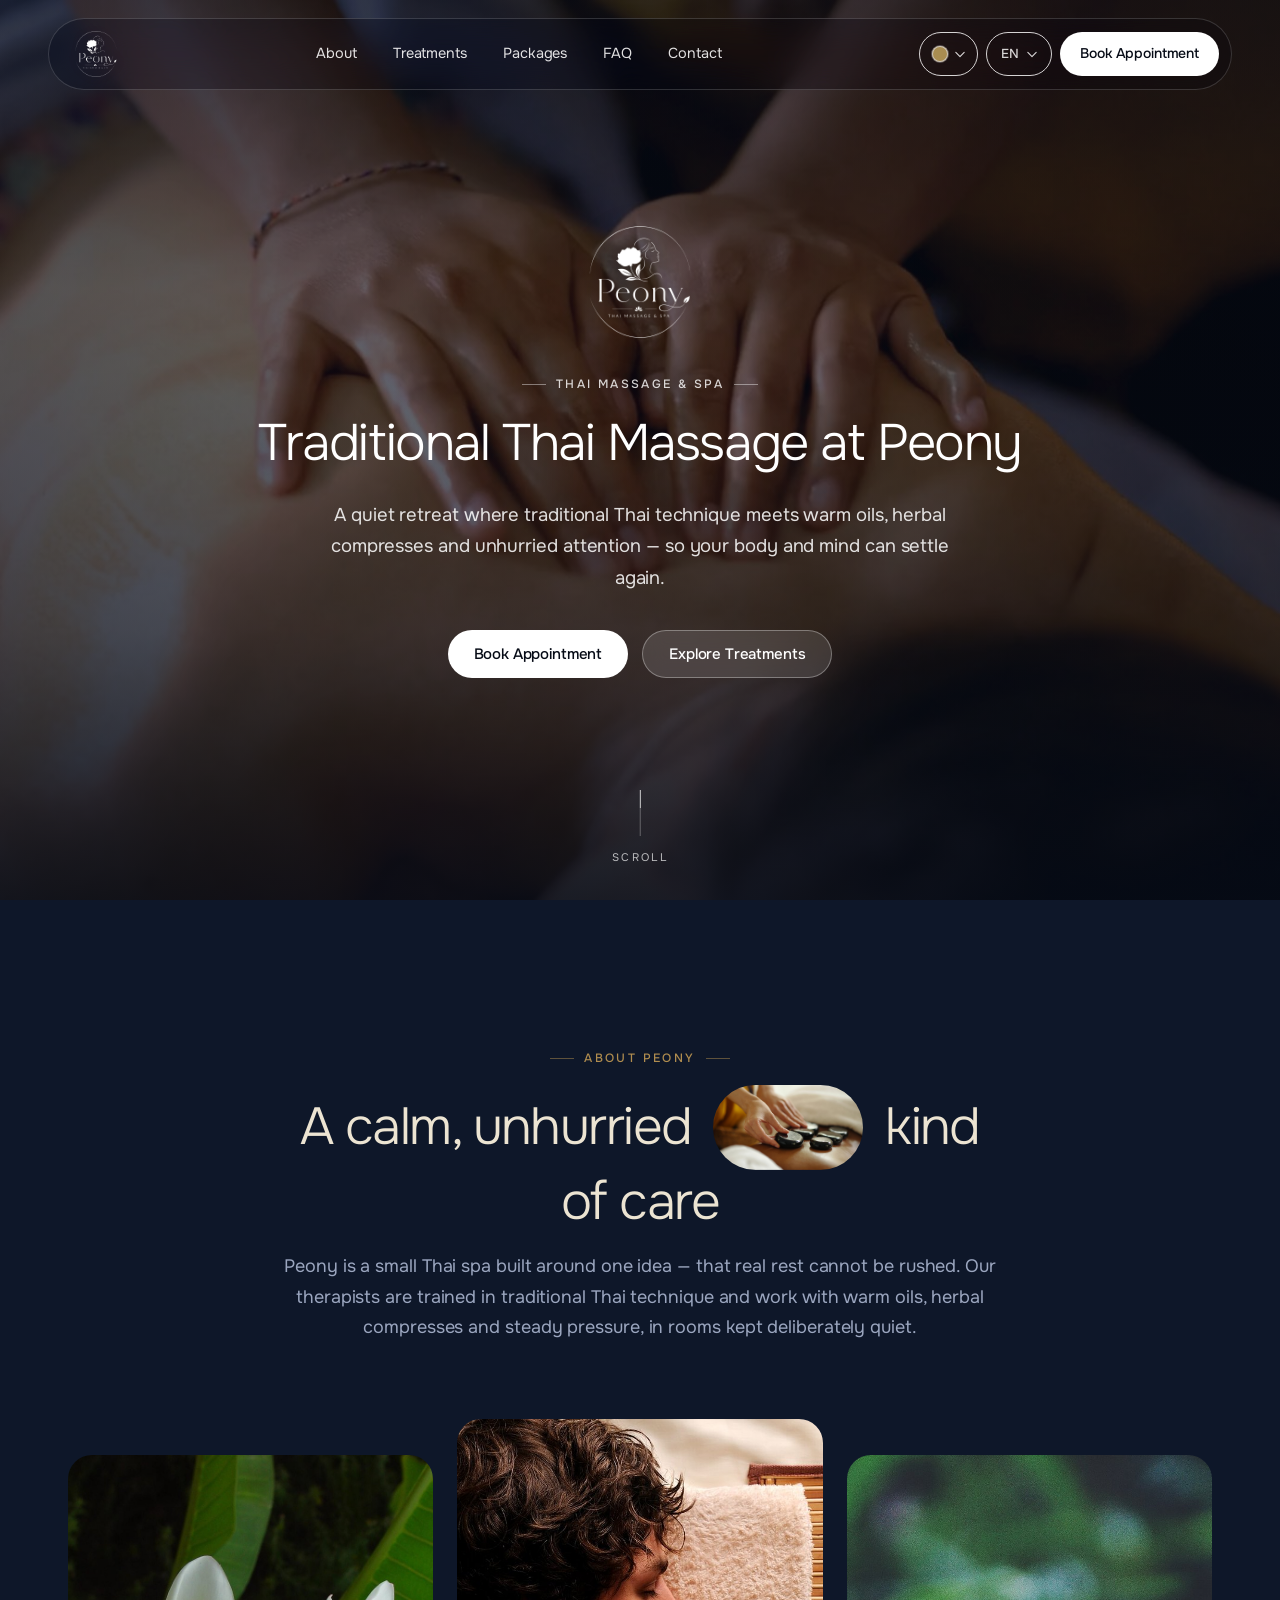
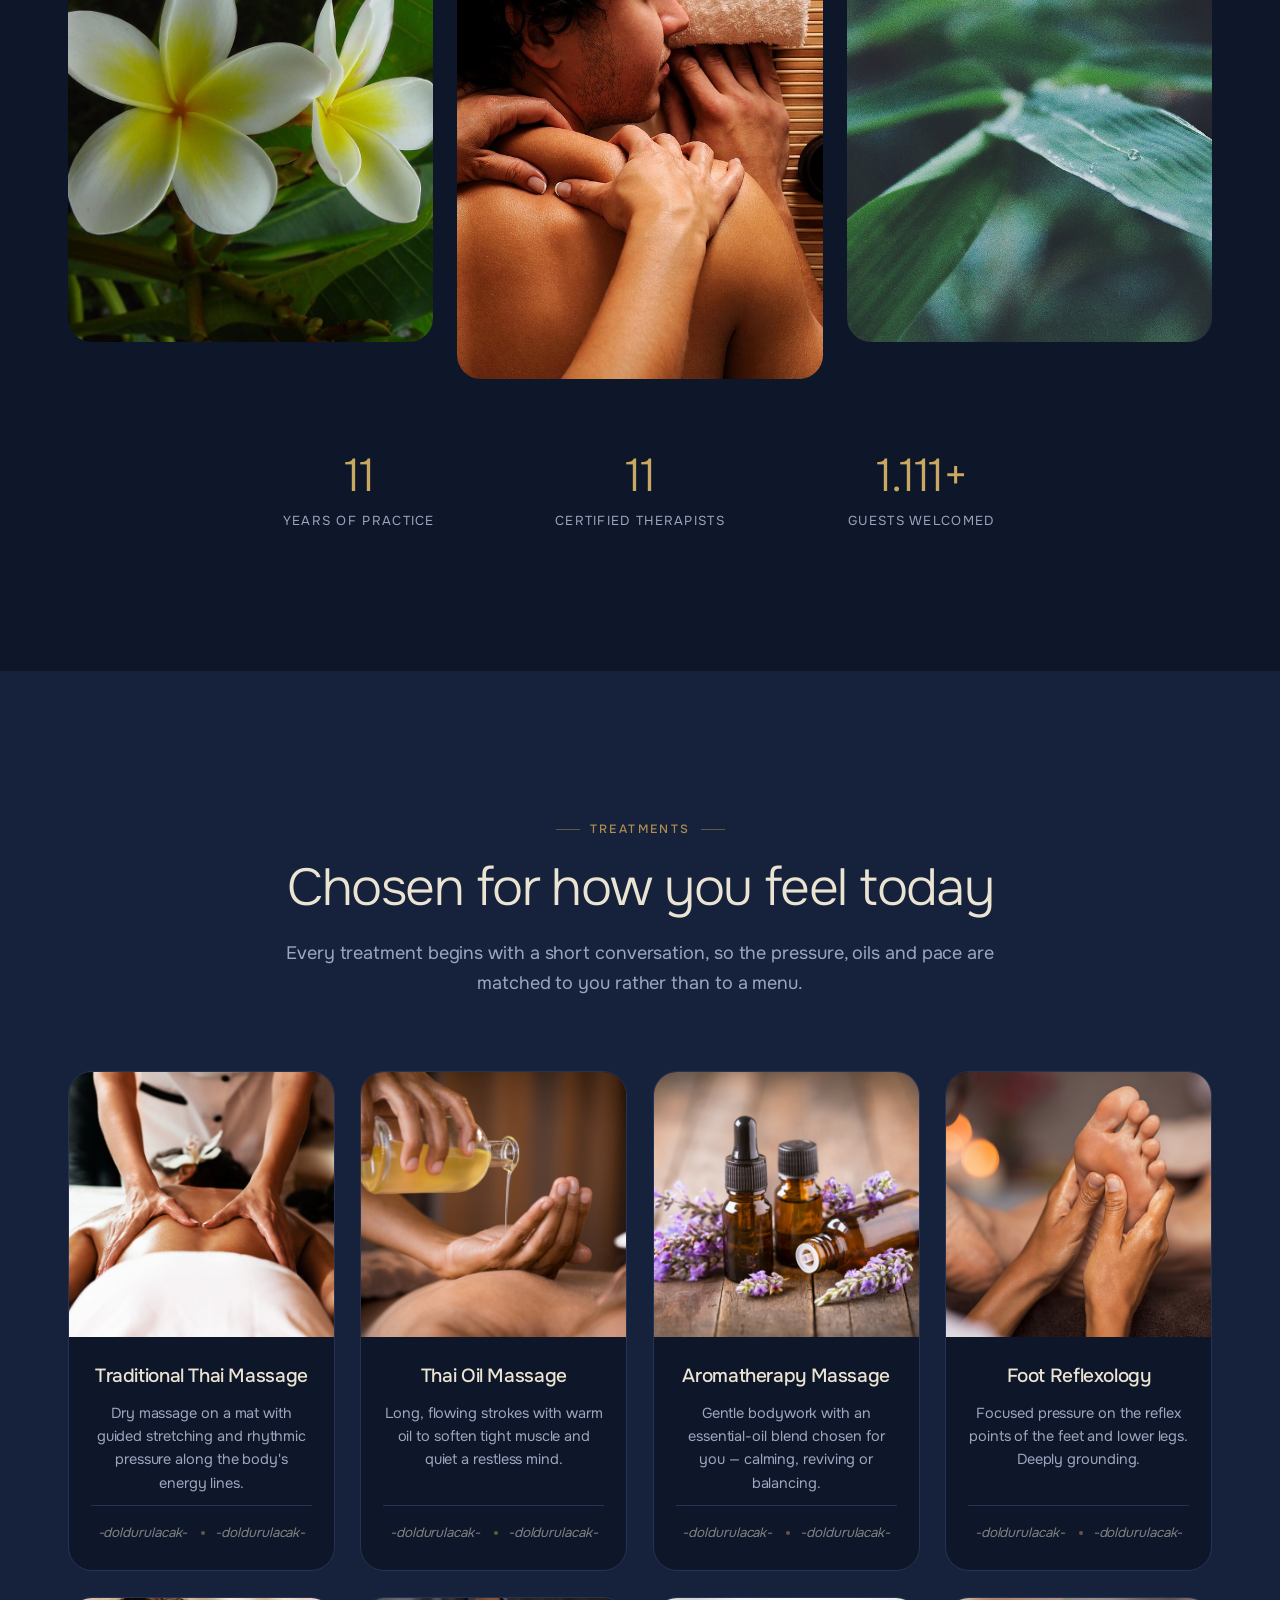
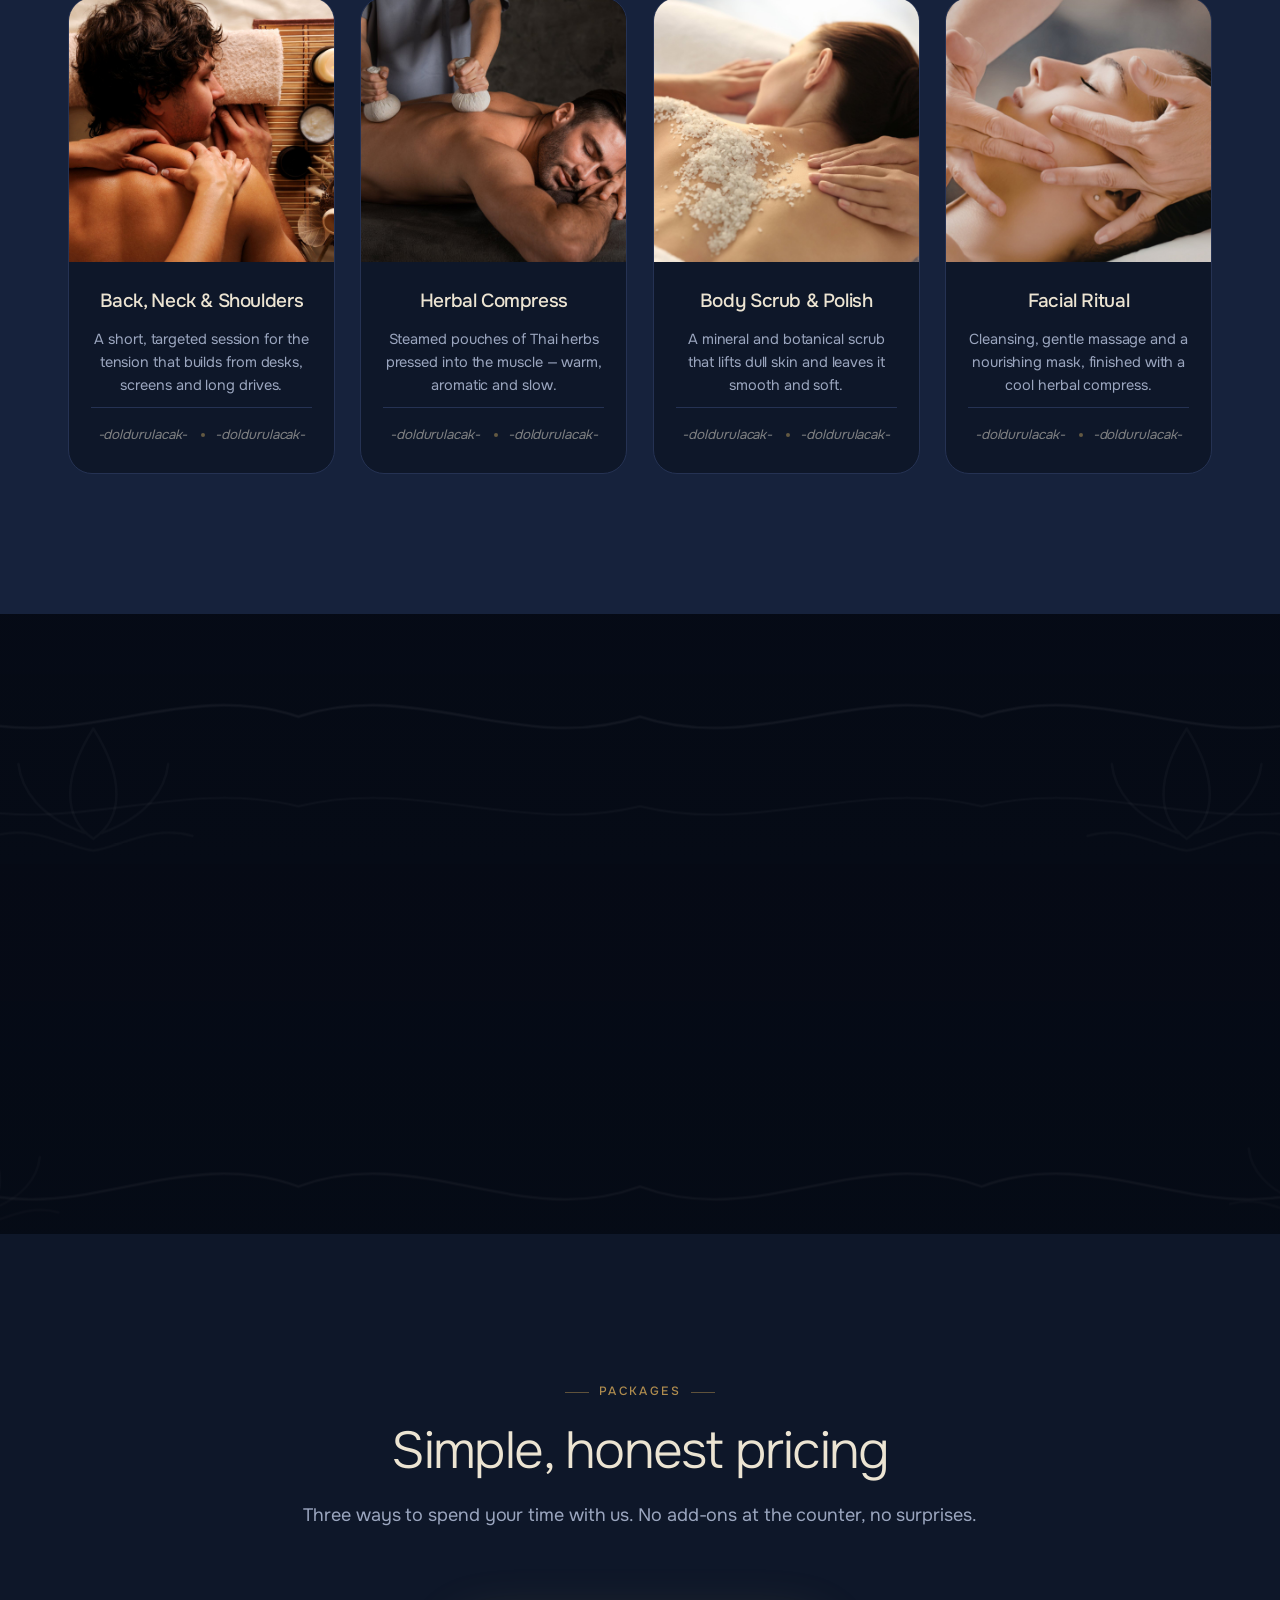
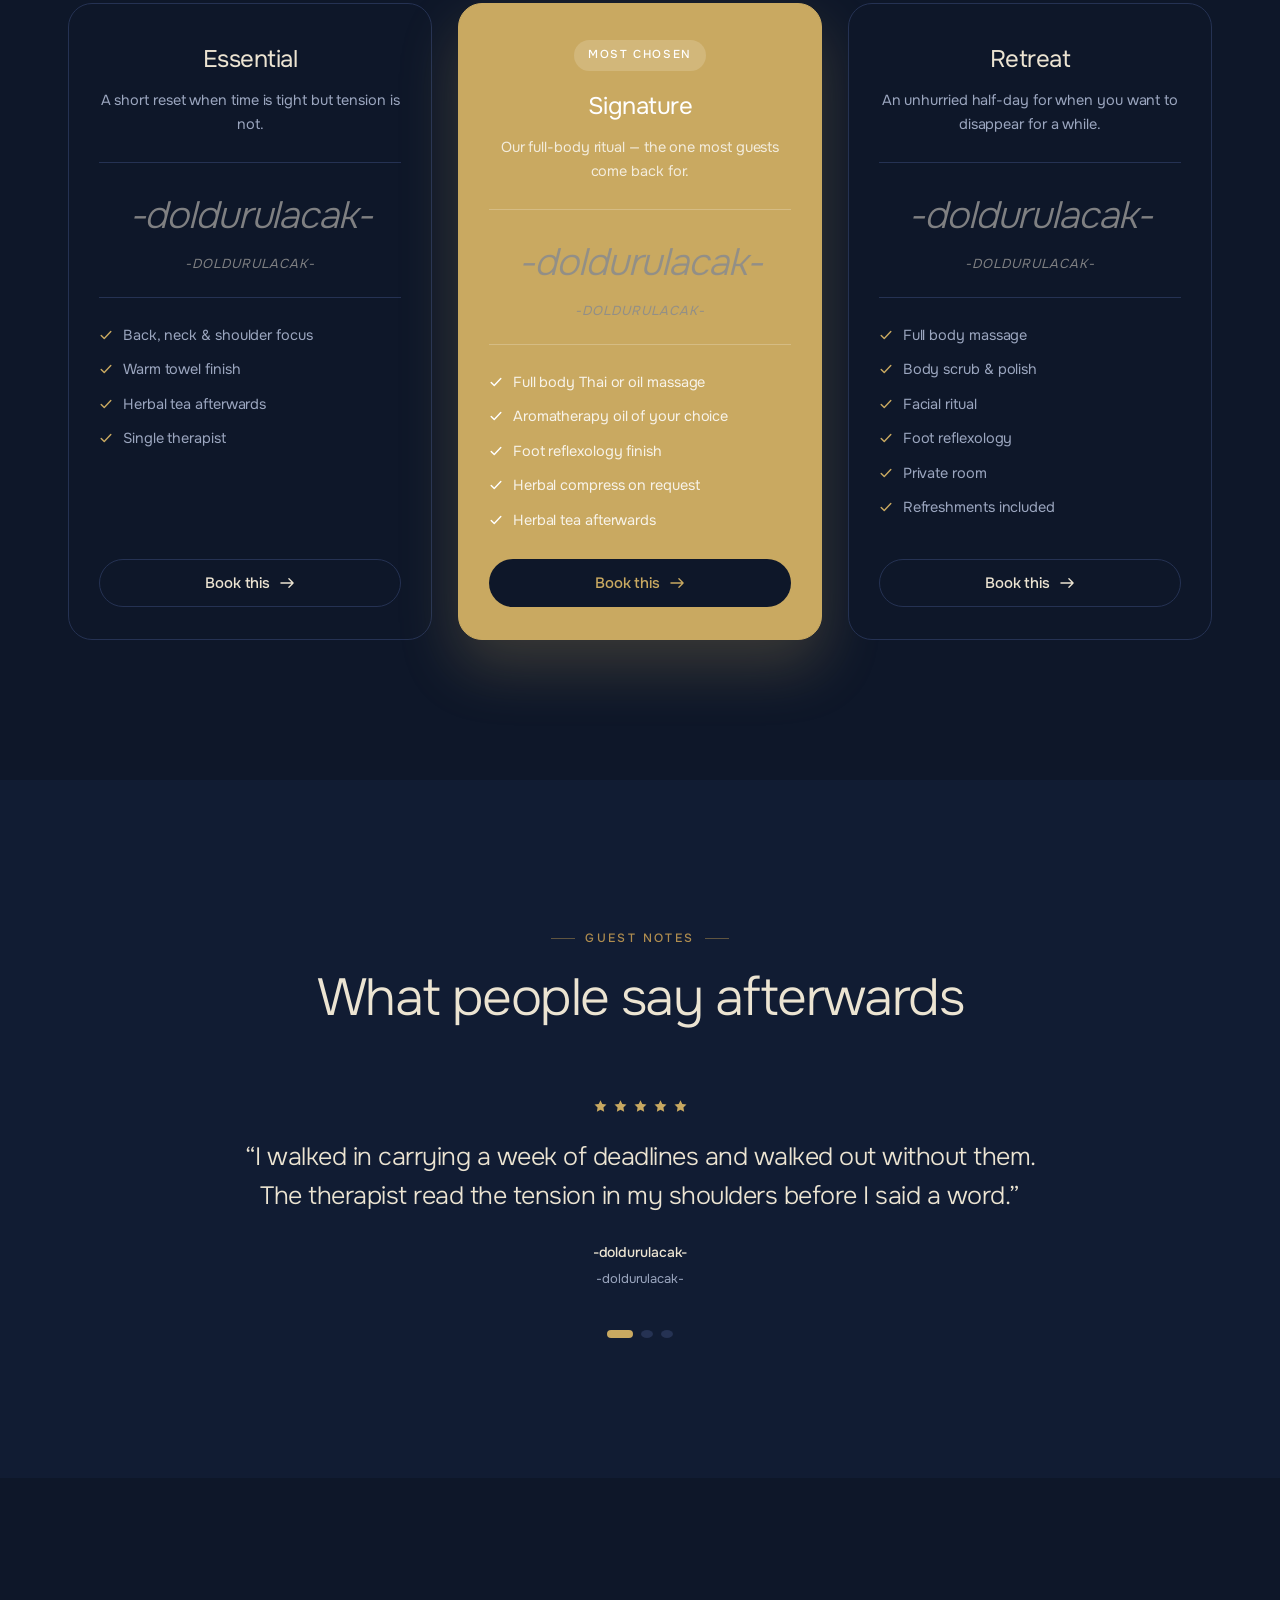
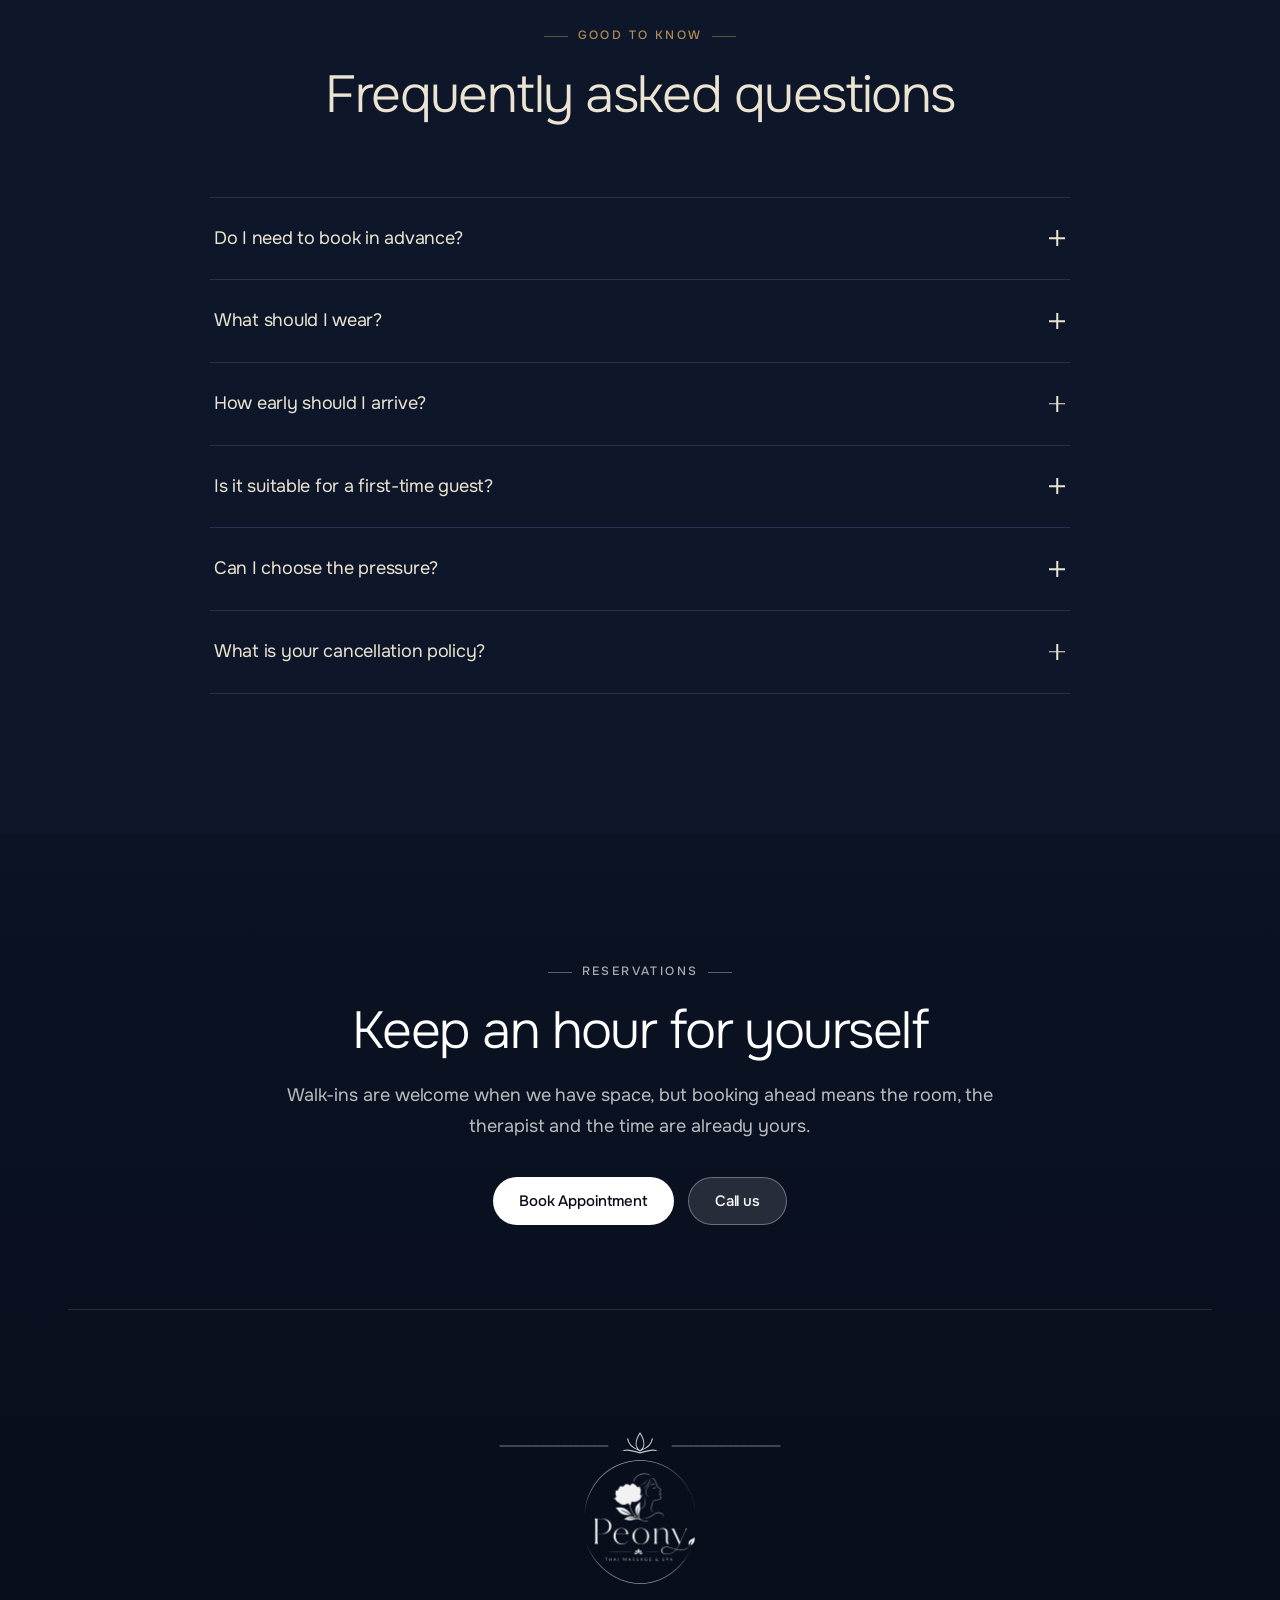
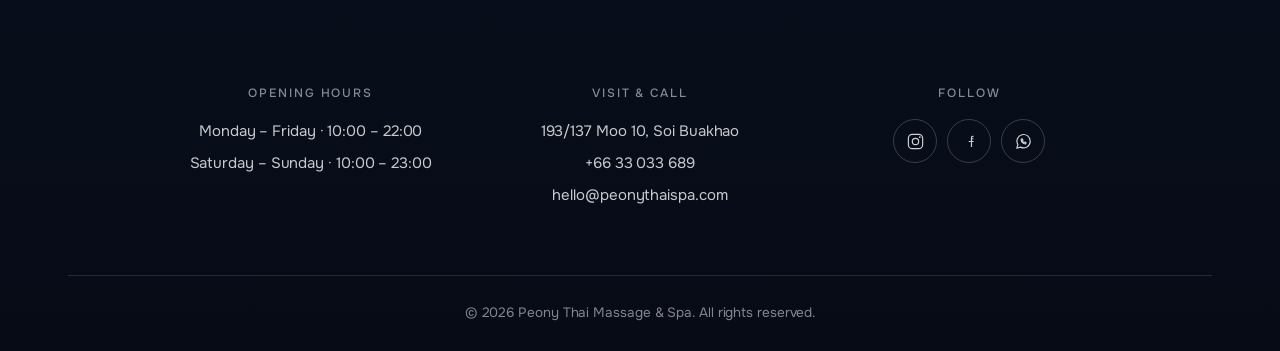
<file: index.html>
<!DOCTYPE html>
<html lang="en">
<head>
<meta charset="UTF-8">
<meta name="viewport" content="width=device-width, initial-scale=1">
<title>Peony Thai Massage &amp; Spa</title>
<meta name="description" content="Peony Thai Massage &amp; Spa — traditional Thai therapies, aromatic oil rituals and quiet, unhurried care.">
<meta name="theme-color" content="#414B3A">

<link rel="icon" type="image/png" href="assets/favicon.png">
<link rel="apple-touch-icon" href="assets/favicon.png">

<link rel="preconnect" href="https://fonts.googleapis.com">
<link rel="preconnect" href="https://fonts.gstatic.com" crossorigin>
<link href="https://fonts.googleapis.com/css2?family=Onest:wght@300;400;500;600&display=swap" rel="stylesheet">

<link rel="alternate" hreflang="en" href="/en">
<link rel="alternate" hreflang="th" href="/th">
<link rel="alternate" hreflang="tr" href="/tr">
<link rel="alternate" hreflang="ru" href="/ru">
<link rel="alternate" hreflang="zh" href="/zh">
<link rel="alternate" hreflang="hi" href="/hi">
<link rel="alternate" hreflang="x-default" href="/">

<meta property="og:title" content="Peony Thai Massage &amp; Spa">
<meta property="og:description" content="Traditional Thai therapies, aromatic oil rituals and quiet, unhurried care.">
<meta property="og:type" content="website">
<meta property="og:image" content="media/hero-poster.jpg?v=1">

<script>
(function () {
  try {
    var t = localStorage.getItem('peony.theme');
    if (t === 'lilac') document.documentElement.setAttribute('data-theme', t);
  } catch (e) {}
})();
</script>

<link rel="stylesheet" href="css/style.css?v=0c95f7c6">
<noscript><style>.reveal{opacity:1!important;transform:none!important}</style></noscript>

<!-- Panel içeriği. defer: dosyalar sayfayla paralel iner ama çizimi
     bloklamaz; DOM'a yazma işi yine DOM hazır olunca yapılıyor. -->
<script defer src="js/supabase-config.js?v=c3cb3e58"></script>
<script defer src="js/content.js?v=52090d85"></script>
</head>
<body>

<!-- ===================== NAV ===================== -->
<header class="nav" id="nav">
  <div class="nav__inner">
    <a class="nav__logo" href="index.html" aria-label="Peony Thai Massage &amp; Spa">
      <img src="assets/logo-round.png" alt="Peony Thai Massage &amp; Spa">
    </a>

    <nav class="nav__links" aria-label="Main">
      <a href="#about"    data-i18n="nav.about">About</a>
      <a href="#services" data-i18n="nav.services">Treatments</a>
      <a href="#plans"    data-i18n="nav.plans">Packages</a>
      <a href="#faq"      data-i18n="nav.faq">FAQ</a>
      <a href="contact.html" data-i18n="nav.contact">Contact</a>
    </nav>

    <div class="nav__side">
      <div class="theme" id="theme">
        <button class="theme__btn" type="button" aria-haspopup="true" aria-expanded="false"
                data-i18n-attr="aria-label:theme.label" aria-label="Renk teması">
          <span class="theme__dot" aria-hidden="true"></span>
          <svg class="chev" width="10" height="7" viewBox="0 0 12 8" fill="none" aria-hidden="true">
            <path d="M1 1.5 6 6.5l5-5" stroke="currentColor" stroke-width="1.4" stroke-linecap="round" stroke-linejoin="round"/>
          </svg>
        </button>
        <div class="theme__menu" role="menu"></div>
      </div>

      <div class="lang" id="lang">
        <button class="lang__btn" type="button" aria-haspopup="true" aria-expanded="false">
          <span data-lang-current>EN</span>
          <svg class="chev" width="10" height="7" viewBox="0 0 12 8" fill="none" aria-hidden="true">
            <path d="M1 1.5 6 6.5l5-5" stroke="currentColor" stroke-width="1.4" stroke-linecap="round" stroke-linejoin="round"/>
          </svg>
        </button>
        <div class="lang__menu" role="menu"></div>
      </div>

      <a class="btn nav__cta btn--cta-desktop" href="contact.html" data-i18n="nav.book">Book Appointment</a>

      <button class="nav__burger" id="burger" type="button" aria-label="Menu" aria-expanded="false" aria-controls="drawer">
        <span></span><span></span><span></span>
      </button>
    </div>
  </div>
</header>

<div class="drawer" id="drawer">
  <a href="#about"    data-i18n="nav.about">About</a>
  <a href="#services" data-i18n="nav.services">Treatments</a>
  <a href="#plans"    data-i18n="nav.plans">Packages</a>
  <a href="#faq"      data-i18n="nav.faq">FAQ</a>
  <a href="contact.html" data-i18n="nav.contact">Contact</a>
  <a class="btn" href="contact.html" data-i18n="nav.book">Book Appointment</a>
</div>

<main>

  <!-- ===================== HERO ===================== -->
  <section class="hero">
    <div class="hero__media">
      <video autoplay muted loop playsinline preload="metadata"
             poster="media/hero-poster.jpg?v=1" aria-hidden="true">
        <source src="media/hero.mp4?v=1" type="video/mp4">
      </video>
    </div>

    <div class="hero__inner">
      <img class="hero__logo reveal" src="assets/logo-round-white.png"
           alt="Peony Thai Massage &amp; Spa" width="1000" height="1000">
      <p class="eyebrow reveal" style="--d:90ms" data-i18n="hero.eyebrow">Thai Massage &amp; Spa</p>
      <h1 class="display hero__title reveal" style="--d:190ms" data-i18n="hero.title">Traditional Thai Massage at Peony</h1>
      <p class="hero__text reveal" style="--d:290ms" data-i18n="hero.text">
        A quiet retreat where traditional Thai technique meets warm oils, herbal compresses
        and unhurried attention — so your body and mind can settle again.
      </p>
      <div class="btn-row reveal" style="--d:390ms">
        <a class="btn btn--solid-light" href="contact.html" data-i18n="hero.cta1">Book Appointment</a>
        <a class="btn btn--light" href="#services" data-i18n="hero.cta2">Explore Treatments</a>
      </div>
    </div>

    <div class="hero__scroll" aria-hidden="true">
      <span class="rail"></span>
      <span data-i18n="hero.scroll">Scroll</span>
    </div>
  </section>

  <!-- ===================== ABOUT ===================== -->
  <section class="section" id="about">
    <div class="shell">
      <div class="section-head">
        <p class="eyebrow reveal" data-i18n="about.eyebrow">About Peony</p>
        <h2 class="h2 reveal" style="--d:80ms">
          <span data-i18n="about.title1">A calm, unhurried</span>
          <img class="inline-media" src="media/about-inline.jpg?v=1" alt="" loading="lazy"
               onerror="this.src='assets/placeholder.svg'">
          <span data-i18n="about.title2">kind of care</span>
        </h2>
        <p class="lede lede--tight reveal" style="--d:160ms" data-i18n="about.text">
          Peony is a small Thai spa built around one idea — that real rest cannot be rushed.
          Our therapists are trained in traditional Thai technique and work with warm oils,
          herbal compresses and steady pressure, in rooms kept deliberately quiet.
        </p>

      </div>

      <div class="about__strip">
        <figure class="reveal">
          <img src="media/about-1.jpg?v=1" alt="" loading="lazy" onerror="this.src='assets/placeholder.svg'">
        </figure>
        <figure class="reveal" style="--d:120ms">
          <img src="media/about-2.jpg?v=1" alt="" loading="lazy" onerror="this.src='assets/placeholder.svg'">
        </figure>
        <figure class="reveal" style="--d:240ms">
          <img src="media/about-3.jpg?v=1" alt="" loading="lazy" onerror="this.src='assets/placeholder.svg'">
        </figure>
      </div>

      <div class="stats">
        <div class="reveal">
          <span class="n" data-setting="stat1">11</span>
          <span class="l" data-i18n="about.stat1">Years of practice</span>
        </div>
        <div class="reveal" style="--d:100ms">
          <span class="n" data-setting="stat2">11</span>
          <span class="l" data-i18n="about.stat2">Certified therapists</span>
        </div>
        <div class="reveal" style="--d:200ms">
          <span class="n" data-setting="stat3">1.111+</span>
          <span class="l" data-i18n="about.stat3">Guests welcomed</span>
        </div>
      </div>
    </div>
  </section>

  <!-- ===================== SERVICES ===================== -->
  <section class="section section--tint" id="services">
    <div class="shell">
      <div class="section-head">
        <p class="eyebrow reveal" data-i18n="services.eyebrow">Treatments</p>
        <h2 class="h2 reveal" style="--d:80ms" data-i18n="services.title">Chosen for how you feel today</h2>
        <p class="lede lede--tight reveal" style="--d:160ms" data-i18n="services.text">
          Every treatment begins with a short conversation, so the pressure, oils and pace
          are matched to you rather than to a menu.
        </p>
      </div>

      <div class="svc-grid" id="svcGrid"></div>
    </div>
  </section>

  <!-- ===================== AMBIENCE BAND ===================== -->
  <section class="band">
    <div class="band__bg" data-parallax>
      <img src="assets/art/ambience-band.svg" alt="" loading="lazy">
    </div>
    <div class="band__inner">
      <p class="eyebrow reveal" data-i18n="band.eyebrow">The Room</p>
      <p class="band__quote reveal" style="--d:100ms" data-i18n="band.quote">
        Low light, warm towels, and no clock on the wall.
      </p>
      <img class="ornament ornament--light reveal" style="--d:200ms" src="assets/art/divider.svg" alt="" loading="lazy">
    </div>
  </section>

  <!-- ===================== PLANS ===================== -->
  <section class="section" id="plans">
    <div class="shell">
      <div class="section-head">
        <p class="eyebrow reveal" data-i18n="plans.eyebrow">Packages</p>
        <h2 class="h2 reveal" style="--d:80ms" data-i18n="plans.title">Simple, honest pricing</h2>
        <p class="lede lede--tight reveal" style="--d:160ms" data-i18n="plans.text">
          Three ways to spend your time with us. No add-ons at the counter, no surprises.
        </p>
      </div>

      <div class="plans" id="plansGrid"></div>
    </div>
  </section>

  <!-- ===================== TESTIMONIALS ===================== -->
  <section class="section section--paper" id="reviews">
    <div class="shell">
      <div class="section-head">
        <p class="eyebrow reveal" data-i18n="quotes.eyebrow">Guest Notes</p>
        <h2 class="h2 reveal" style="--d:80ms" data-i18n="quotes.title">What people say afterwards</h2>
      </div>

      <div class="quotes reveal">
        <div class="quotes__view">
          <div class="quotes__track" id="quotesTrack"></div>
        </div>
        <div class="dots" id="quotesDots"></div>
      </div>
    </div>
  </section>

  <!-- ===================== FAQ ===================== -->
  <section class="section" id="faq">
    <div class="shell">
      <div class="section-head">
        <p class="eyebrow reveal" data-i18n="faq.eyebrow">Good to Know</p>
        <h2 class="h2 reveal" style="--d:80ms" data-i18n="faq.title">Frequently asked questions</h2>
      </div>

      <div class="faq" id="faqList"></div>
    </div>
  </section>

  <!-- Galeri bölümü, gerçek mekân fotoğrafları gelene kadar kapalı.
       Geri açmak için: bu yorumu kaldırıp git geçmişindeki
       "Galeri gecici olarak kapatildi" commit'ini geri alın. -->

</main>

<!-- ===================== FOOTER ===================== -->
<footer class="foot" id="contact">
  <div class="foot__bg">
    <img src="assets/art/footer-pattern.svg" alt="" loading="lazy">
  </div>

  <div class="shell">
    <div class="foot__cta">
      <p class="eyebrow reveal" data-i18n="foot.ctaEyebrow">Reservations</p>
      <h2 class="h2 reveal" style="--d:80ms" data-i18n="foot.ctaTitle">Keep an hour for yourself</h2>
      <p class="lede lede--tight reveal" style="--d:160ms" data-i18n="foot.ctaText">
        Walk-ins are welcome when we have space, but booking ahead means the room,
        the therapist and the time are already yours.
      </p>
      <div class="btn-row reveal" style="--d:240ms">
        <a class="btn btn--solid-light" href="contact.html" data-i18n="foot.ctaBtn">Book Appointment</a>
        <a class="btn btn--light" href="tel:+6633033689" data-setting-href="tel:phone" data-i18n="foot.ctaCall">Call us</a>
      </div>
    </div>

    <div class="foot__main">
      <img class="ornament ornament--light reveal" src="assets/art/divider.svg" alt="" loading="lazy">
      <a class="foot__logo reveal" href="index.html" aria-label="Peony Thai Massage &amp; Spa">
        <img src="assets/logo-round.png" alt="Peony Thai Massage &amp; Spa">
      </a>

      <div class="foot__cols">
        <div class="reveal">
          <h4 data-i18n="foot.hours">Opening hours</h4>
          <ul>
            <li><span data-i18n="foot.weekdays">Monday – Friday</span> · <span data-setting="hours_weekday">10:00 – 22:00</span></li>
            <li><span data-i18n="foot.weekend">Saturday – Sunday</span> · <span data-setting="hours_weekend">10:00 – 23:00</span></li>
          </ul>
        </div>

        <div class="reveal" style="--d:100ms">
          <h4 data-i18n="foot.visit">Visit &amp; call</h4>
          <ul>
            <li data-setting="address_line1">193/137 Moo 10, Soi Buakhao</li>
            <li><a href="tel:+6633033689" data-setting-href="tel:phone"><span data-setting="phone_display">+66 33 033 689</span></a></li>
            <li><a href="mailto:hello@peonythaispa.com" data-setting-href="mailto:email"><span data-setting="email_display">hello@peonythaispa.com</span></a></li>
          </ul>
        </div>

        <div class="reveal" style="--d:200ms">
          <h4 data-i18n="foot.follow">Follow</h4>
          <div class="socials">
            <a href="#" data-setting-href="instagram" aria-label="Instagram">
              <svg width="19" height="19" viewBox="0 0 24 24" fill="none" stroke="currentColor" stroke-width="1.5">
                <rect x="3" y="3" width="18" height="18" rx="5"/><circle cx="12" cy="12" r="4"/><circle cx="17.4" cy="6.6" r="1.1" fill="currentColor" stroke="none"/>
              </svg>
            </a>
            <a href="#" data-setting-href="facebook" aria-label="Facebook">
              <svg width="19" height="19" viewBox="0 0 24 24" fill="none" stroke="currentColor" stroke-width="1.5">
                <path d="M14.5 8.5h2.5M14.5 8.5V6.8c0-.9.6-1.3 1.4-1.3H17M14.5 8.5V19M11 12h6.2"/>
              </svg>
            </a>
            <a href="#" data-setting-href="whatsapp_url" aria-label="WhatsApp">
              <svg width="19" height="19" viewBox="0 0 24 24" fill="none" stroke="currentColor" stroke-width="1.5" stroke-linecap="round" stroke-linejoin="round">
                <path d="M20.5 11.6a8.4 8.4 0 0 1-12.3 7.5L3.5 20.5l1.4-4.6A8.4 8.4 0 1 1 20.5 11.6z"/>
                <path d="M9 9.5c0 3 2.5 5.5 5.5 5.5l.9-1.4-1.9-.9-.8.8a4.4 4.4 0 0 1-2.2-2.2l.8-.8-.9-1.9L9 9.5z"/>
              </svg>
            </a>
          </div>
        </div>
      </div>

      <div class="foot__bar">
        <span data-i18n="foot.rights">© 2026 Peony Thai Massage &amp; Spa. All rights reserved.</span>
      </div>
    </div>
  </div>
</footer>


<a class="wa" href="#" data-setting-href="whatsapp_url" aria-label="WhatsApp"
   target="_blank" rel="noopener"><svg width="26" height="26" viewBox="0 0 24 24" fill="currentColor" aria-hidden="true"><path d="M12.04 2.02c-5.5 0-9.96 4.46-9.96 9.96 0 1.76.46 3.48 1.34 5L2 22l5.16-1.35a9.93 9.93 0 0 0 4.88 1.28h.01c5.5 0 9.96-4.46 9.96-9.96 0-2.66-1.04-5.16-2.92-7.04a9.88 9.88 0 0 0-7.05-2.91zm0 18.2h-.01a8.26 8.26 0 0 1-4.21-1.15l-.3-.18-3.13.82.84-3.05-.2-.31a8.24 8.24 0 0 1-1.26-4.37c0-4.56 3.71-8.27 8.28-8.27a8.2 8.2 0 0 1 5.84 2.42a8.2 8.2 0 0 1 2.42 5.85c0 4.56-3.71 8.24-8.27 8.24zm4.53-6.16c-.25-.13-1.47-.72-1.69-.81-.23-.08-.39-.12-.56.13-.16.24-.64.8-.79.97-.14.16-.29.18-.54.06-.25-.13-1.05-.39-2-1.23-.74-.66-1.24-1.47-1.38-1.72-.15-.25-.02-.38.11-.51.11-.11.25-.29.37-.43.13-.15.17-.25.25-.41.08-.17.04-.31-.02-.43-.06-.13-.56-1.35-.77-1.84-.2-.48-.4-.42-.56-.43h-.47c-.17 0-.43.06-.66.31-.22.25-.86.85-.86 2.07 0 1.22.89 2.4 1.01 2.56.12.17 1.75 2.67 4.23 3.74.59.26 1.05.41 1.41.52.59.19 1.13.16 1.56.1.48-.07 1.47-.6 1.67-1.18.21-.58.21-1.07.15-1.18-.06-.11-.22-.17-.47-.29z"/></svg></a>

<script src="js/i18n.js?v=132e70fb"></script>
<script src="js/main.js?v=18552f98"></script>
</body>
</html>
</file>
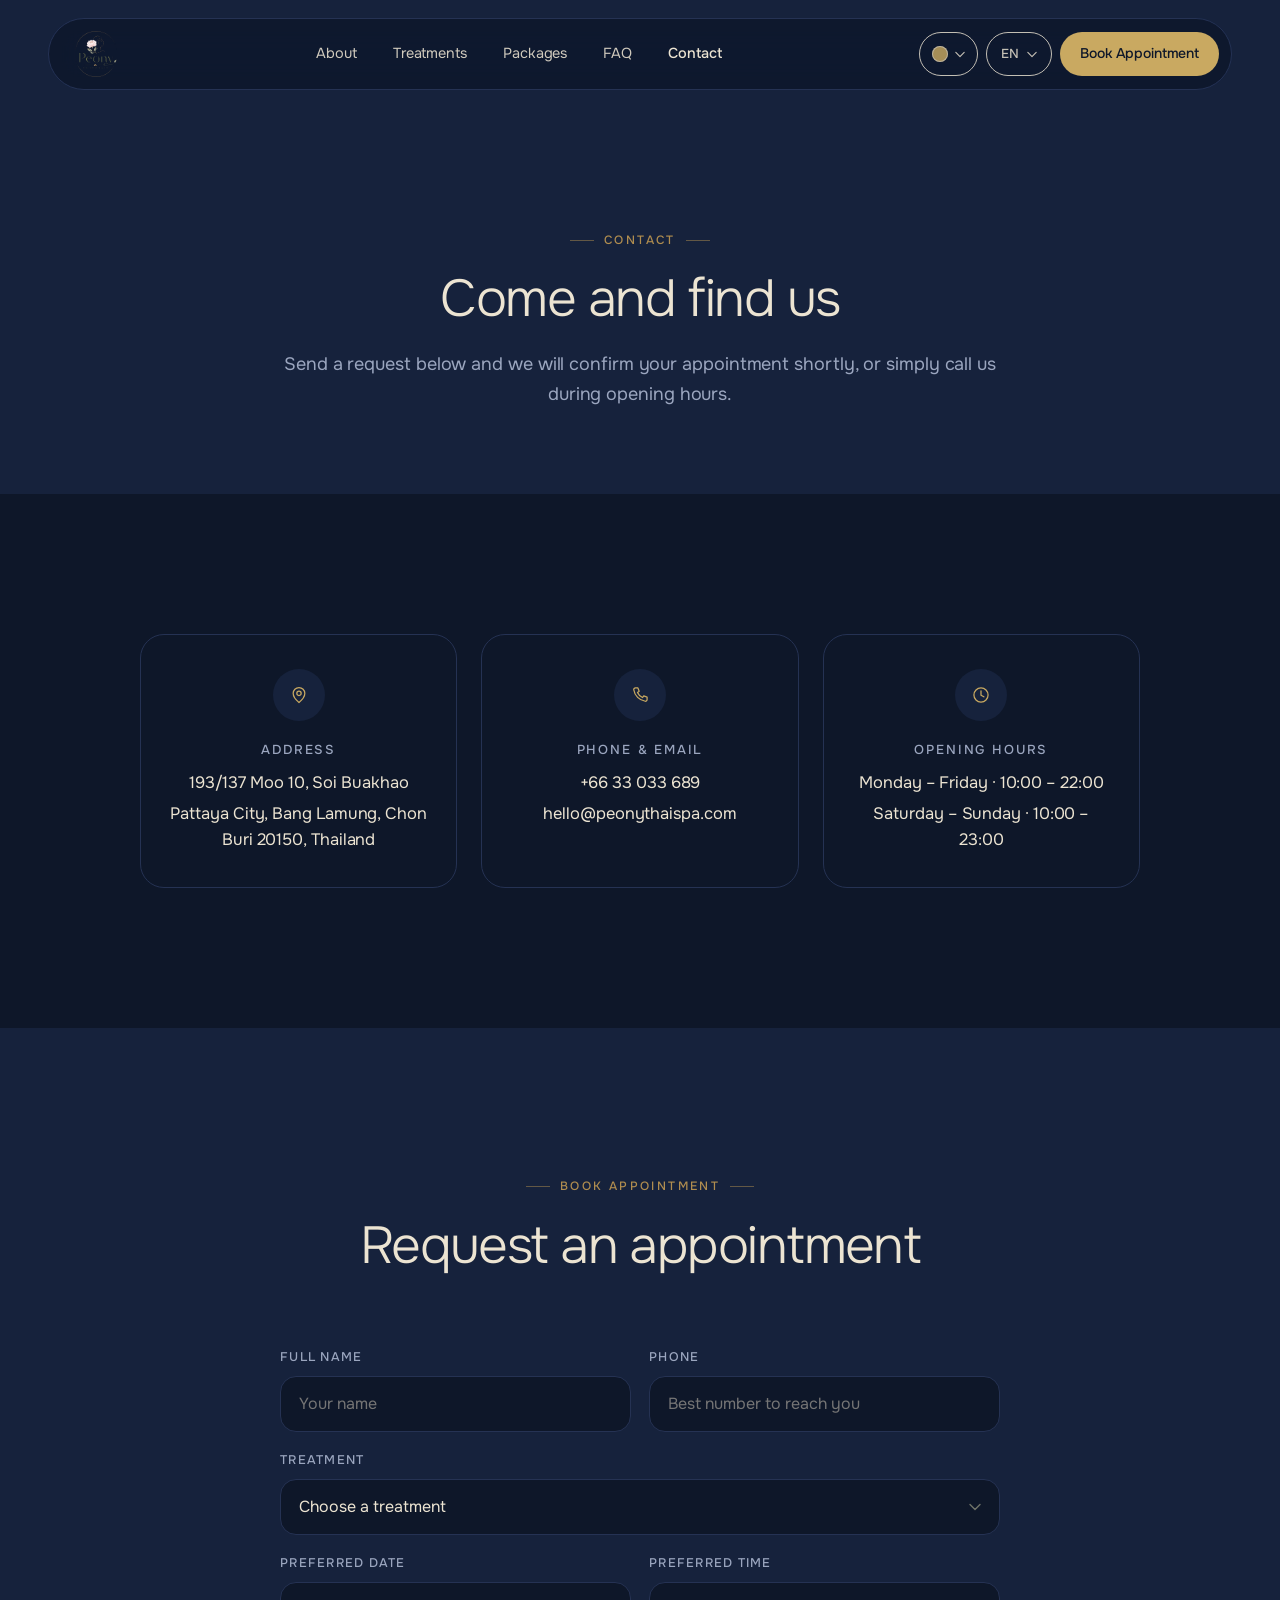
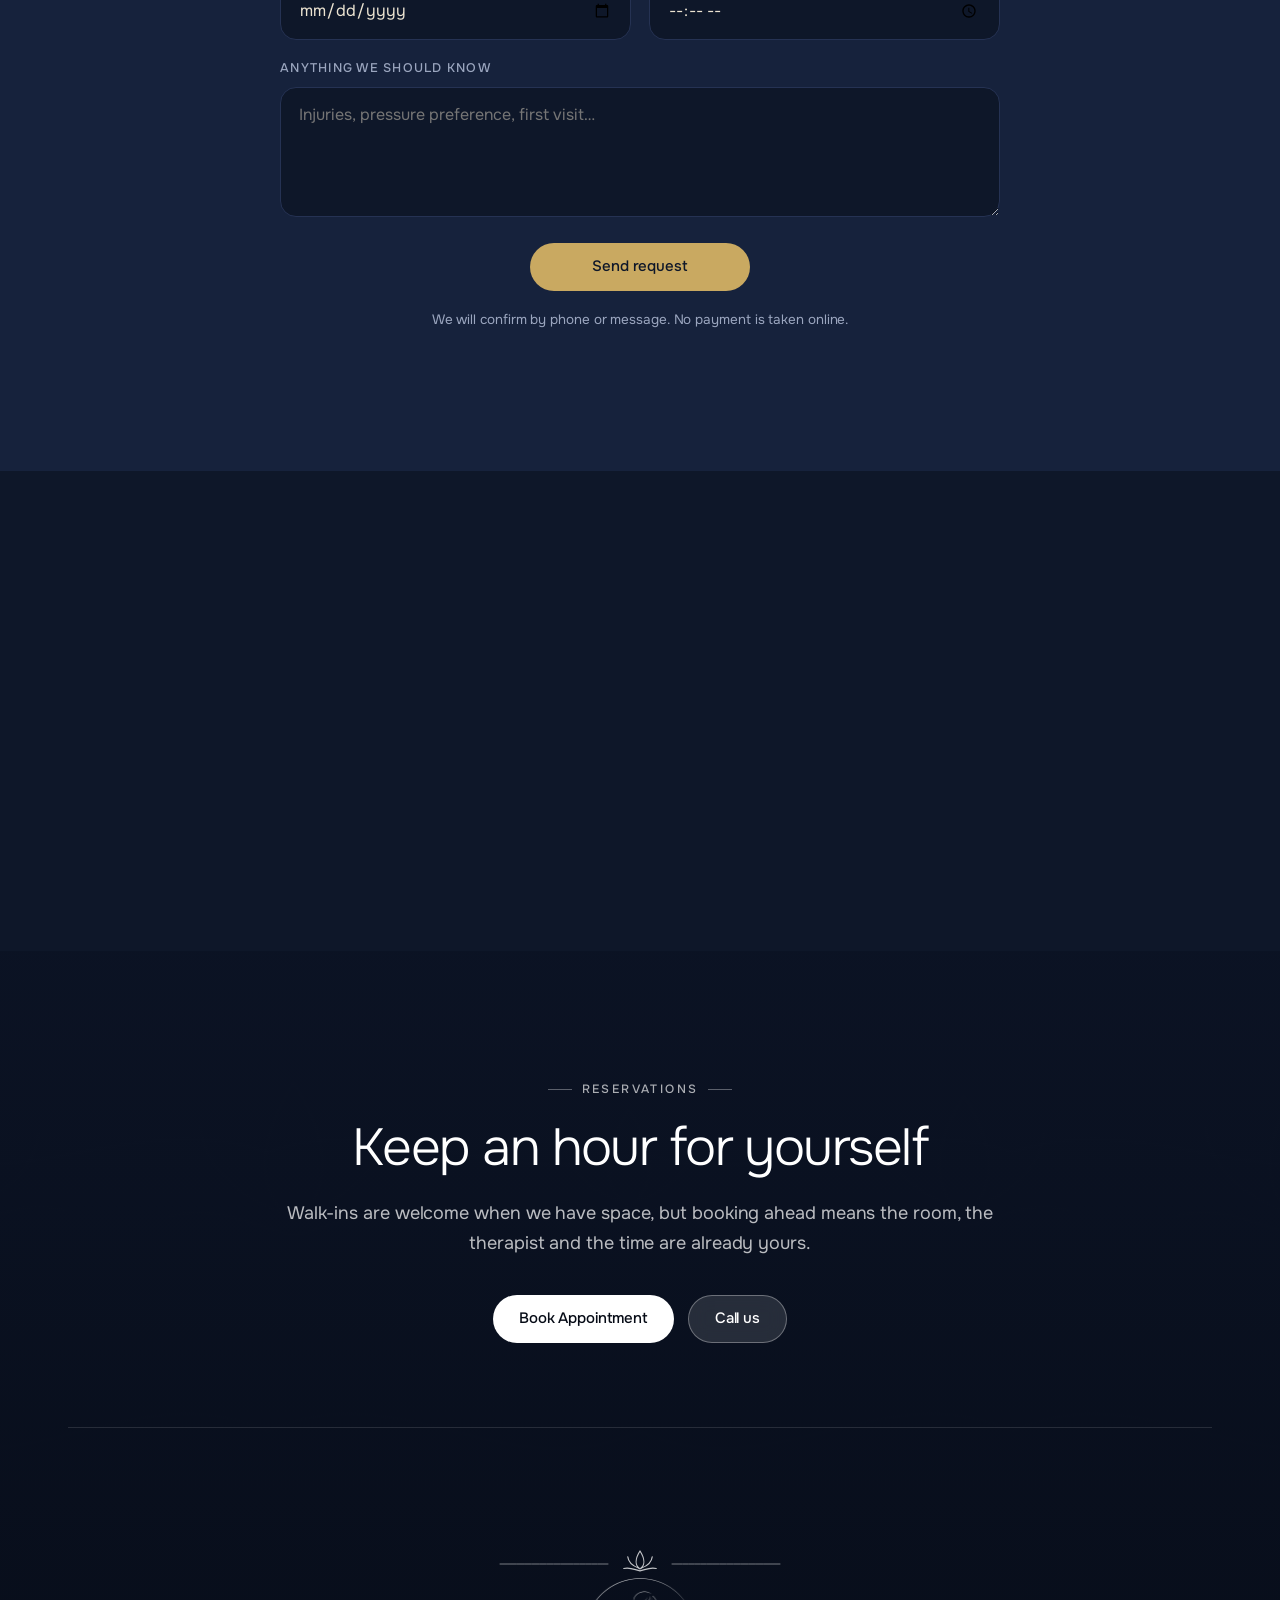
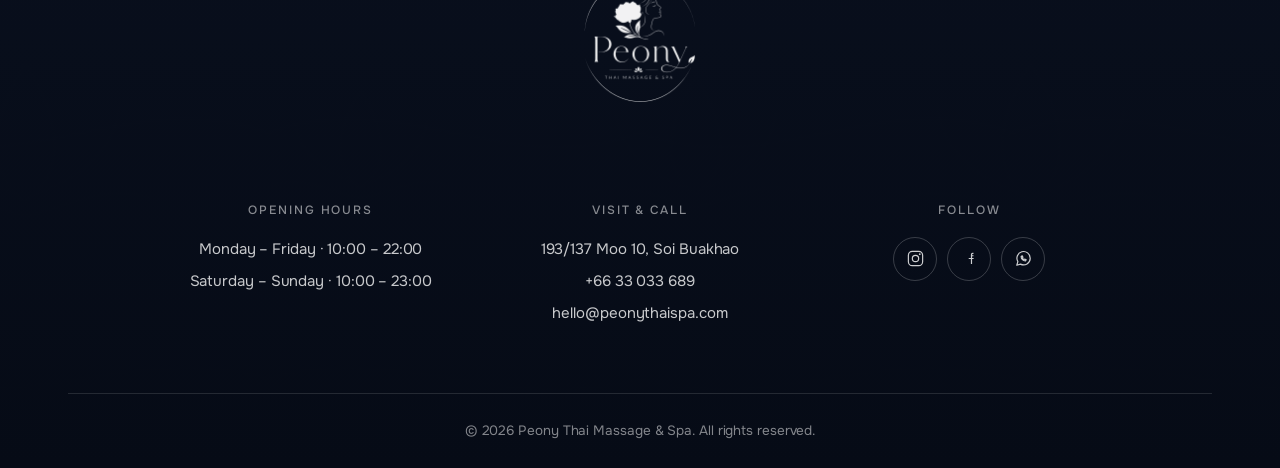
<file: contact.html>
<!DOCTYPE html>
<html lang="en">
<head>
<meta charset="UTF-8">
<meta name="viewport" content="width=device-width, initial-scale=1">
<title>Contact — Peony Thai Massage &amp; Spa</title>
<meta name="description" content="Book an appointment at Peony Thai Massage &amp; Spa, or call us during opening hours.">
<meta name="theme-color" content="#414B3A">

<link rel="icon" type="image/png" href="assets/favicon.png">
<link rel="apple-touch-icon" href="assets/favicon.png">

<link rel="preconnect" href="https://fonts.googleapis.com">
<link rel="preconnect" href="https://fonts.gstatic.com" crossorigin>
<link href="https://fonts.googleapis.com/css2?family=Onest:wght@300;400;500;600&display=swap" rel="stylesheet">

<script>
(function () {
  try {
    var t = localStorage.getItem('peony.theme');
    if (t === 'lilac') document.documentElement.setAttribute('data-theme', t);
  } catch (e) {}
})();
</script>

<link rel="stylesheet" href="css/style.css?v=0c95f7c6">
<noscript><style>.reveal{opacity:1!important;transform:none!important}</style></noscript>

<!-- Panel içeriği. defer: dosyalar sayfayla paralel iner ama çizimi
     bloklamaz; DOM'a yazma işi yine DOM hazır olunca yapılıyor. -->
<script defer src="js/supabase-config.js?v=c3cb3e58"></script>
<script defer src="js/content.js?v=52090d85"></script>
</head>
<body>

<header class="nav nav--light" id="nav">
  <div class="nav__inner">
    <a class="nav__logo" href="index.html" aria-label="Peony Thai Massage &amp; Spa">
      <img src="assets/logo-round.png" alt="Peony Thai Massage &amp; Spa">
    </a>

    <nav class="nav__links" aria-label="Main">
      <a href="index.html#about"    data-i18n="nav.about">About</a>
      <a href="index.html#services" data-i18n="nav.services">Treatments</a>
      <a href="index.html#plans"    data-i18n="nav.plans">Packages</a>
      <a href="index.html#faq"      data-i18n="nav.faq">FAQ</a>
      <a href="contact.html" data-i18n="nav.contact">Contact</a>
    </nav>

    <div class="nav__side">
      <div class="theme" id="theme">
        <button class="theme__btn" type="button" aria-haspopup="true" aria-expanded="false"
                data-i18n-attr="aria-label:theme.label" aria-label="Renk teması">
          <span class="theme__dot" aria-hidden="true"></span>
          <svg class="chev" width="10" height="7" viewBox="0 0 12 8" fill="none" aria-hidden="true">
            <path d="M1 1.5 6 6.5l5-5" stroke="currentColor" stroke-width="1.4" stroke-linecap="round" stroke-linejoin="round"/>
          </svg>
        </button>
        <div class="theme__menu" role="menu"></div>
      </div>

      <div class="lang" id="lang">
        <button class="lang__btn" type="button" aria-haspopup="true" aria-expanded="false">
          <span data-lang-current>EN</span>
          <svg class="chev" width="10" height="7" viewBox="0 0 12 8" fill="none" aria-hidden="true">
            <path d="M1 1.5 6 6.5l5-5" stroke="currentColor" stroke-width="1.4" stroke-linecap="round" stroke-linejoin="round"/>
          </svg>
        </button>
        <div class="lang__menu" role="menu"></div>
      </div>

      <a class="btn nav__cta btn--cta-desktop" href="#book" data-i18n="nav.book">Book Appointment</a>

      <button class="nav__burger" id="burger" type="button" aria-label="Menu" aria-expanded="false" aria-controls="drawer">
        <span></span><span></span><span></span>
      </button>
    </div>
  </div>
</header>

<div class="drawer" id="drawer">
  <a href="index.html#about"    data-i18n="nav.about">About</a>
  <a href="index.html#services" data-i18n="nav.services">Treatments</a>
  <a href="index.html#plans"    data-i18n="nav.plans">Packages</a>
  <a href="index.html#faq"      data-i18n="nav.faq">FAQ</a>
  <a href="contact.html" data-i18n="nav.contact">Contact</a>
  <a class="btn" href="#book" data-i18n="nav.book">Book Appointment</a>
</div>

<main>

  <section class="pagehead">
    <div class="shell">
      <p class="eyebrow reveal" data-i18n="contact.eyebrow">Contact</p>
      <h1 class="h2 reveal" style="--d:80ms" data-i18n="contact.title">Come and find us</h1>
      <p class="lede lede--tight reveal" style="--d:160ms" data-i18n="contact.text">
        Send a request below and we will confirm your appointment shortly,
        or simply call us during opening hours.
      </p>
    </div>
  </section>

  <section class="section">
    <div class="shell">
      <div class="info-grid">

        <div class="info-card reveal">
          <span class="ic" aria-hidden="true">
            <svg width="20" height="20" viewBox="0 0 24 24" fill="none" stroke="currentColor" stroke-width="1.5" stroke-linecap="round" stroke-linejoin="round">
              <path d="M12 21s7-5.6 7-11a7 7 0 1 0-14 0c0 5.4 7 11 7 11z"/><circle cx="12" cy="10" r="2.6"/>
            </svg>
          </span>
          <h3 data-i18n="contact.address">Address</h3>
          <p data-setting="address_line1">193/137 Moo 10, Soi Buakhao</p>
          <p data-setting="address_line2">Pattaya City, Bang Lamung, Chon Buri 20150, Thailand</p>
        </div>

        <div class="info-card reveal" style="--d:100ms">
          <span class="ic" aria-hidden="true">
            <svg width="20" height="20" viewBox="0 0 24 24" fill="none" stroke="currentColor" stroke-width="1.5" stroke-linecap="round" stroke-linejoin="round">
              <path d="M6.5 3.5h3l1.5 4-2 1.5a12 12 0 0 0 6 6l1.5-2 4 1.5v3a2 2 0 0 1-2.2 2A16.5 16.5 0 0 1 4.5 5.7 2 2 0 0 1 6.5 3.5z"/>
            </svg>
          </span>
          <h3 data-i18n="contact.phone">Phone &amp; email</h3>
          <p><a href="tel:+6633033689" data-setting-href="tel:phone"><span data-setting="phone_display">+66 33 033 689</span></a></p>
          <p><a href="mailto:hello@peonythaispa.com" data-setting-href="mailto:email"><span data-setting="email_display">hello@peonythaispa.com</span></a></p>
        </div>

        <div class="info-card reveal" style="--d:200ms">
          <span class="ic" aria-hidden="true">
            <svg width="20" height="20" viewBox="0 0 24 24" fill="none" stroke="currentColor" stroke-width="1.5" stroke-linecap="round" stroke-linejoin="round">
              <circle cx="12" cy="12" r="8.5"/><path d="M12 7v5.2l3.4 2"/>
            </svg>
          </span>
          <h3 data-i18n="contact.hours">Opening hours</h3>
          <p><span data-i18n="foot.weekdays">Monday – Friday</span> · <span data-setting="hours_weekday">10:00 – 22:00</span></p>
          <p><span data-i18n="foot.weekend">Saturday – Sunday</span> · <span data-setting="hours_weekend">10:00 – 23:00</span></p>
        </div>

      </div>
    </div>
  </section>

  <section class="section section--tint" id="book">
    <div class="shell">
      <div class="section-head">
        <p class="eyebrow reveal" data-i18n="nav.book">Book Appointment</p>
        <h2 class="h2 reveal" style="--d:80ms" data-i18n="contact.formTitle">Request an appointment</h2>
      </div>

      <form class="form reveal" id="bookForm" novalidate>
        <div class="form__row">
          <div class="field">
            <label for="f-name" data-i18n="contact.form.name">Full name</label>
            <input id="f-name" name="name" type="text" required
                   placeholder="Your name" data-i18n-attr="placeholder:contact.form.namePh">
          </div>
          <div class="field">
            <label for="f-phone" data-i18n="contact.form.phone">Phone</label>
            <input id="f-phone" name="phone" type="tel" required
                   placeholder="Best number to reach you" data-i18n-attr="placeholder:contact.form.phonePh">
          </div>
        </div>

        <div class="field">
          <label for="f-service" data-i18n="contact.form.service">Treatment</label>
          <select id="f-service" name="service"></select>
        </div>

        <div class="form__row">
          <div class="field">
            <label for="f-date" data-i18n="contact.form.date">Preferred date</label>
            <input id="f-date" name="date" type="date">
          </div>
          <div class="field">
            <label for="f-time" data-i18n="contact.form.time">Preferred time</label>
            <input id="f-time" name="time" type="time">
          </div>
        </div>

        <div class="field">
          <label for="f-notes" data-i18n="contact.form.notes">Anything we should know</label>
          <textarea id="f-notes" name="notes"
                    placeholder="Injuries, pressure preference, first visit…"
                    data-i18n-attr="placeholder:contact.form.notesPh"></textarea>
        </div>

        <button class="btn" type="submit" data-i18n="contact.form.submit">Send request</button>
        <p class="form__note" id="formNote" data-i18n="contact.form.note">
          We will confirm by phone or message. No payment is taken online.
        </p>
      </form>
    </div>
  </section>

  <!-- Yer tutucu konum: Bangkok, Sukhumvit. Panelden (İletişim → Harita)
       başka bir adresle değiştirilebilir; applyMap() bu iframe'i günceller. -->
  <section aria-label="Map" id="mapSection">
    <iframe class="map"
            src="https://www.google.com/maps?q=193/137%20Moo%2010%2C%20Soi%20Buakhao%2C%20Pattaya%20City%2C%20Bang%20Lamung%20District%2C%20Chon%20Buri%2020150%2C%20Thailand&amp;z=17&amp;output=embed"
            loading="lazy" referrerpolicy="no-referrer-when-downgrade"
            title="Peony Thai Massage &amp; Spa"></iframe>
  </section>

</main>

<footer class="foot">
  <div class="foot__bg">
    <img src="assets/art/footer-pattern.svg" alt="" loading="lazy">
  </div>

  <div class="shell">
    <div class="foot__cta">
      <p class="eyebrow reveal" data-i18n="foot.ctaEyebrow">Reservations</p>
      <h2 class="h2 reveal" style="--d:80ms" data-i18n="foot.ctaTitle">Keep an hour for yourself</h2>
      <p class="lede lede--tight reveal" style="--d:160ms" data-i18n="foot.ctaText">
        Walk-ins are welcome when we have space, but booking ahead means the room,
        the therapist and the time are already yours.
      </p>
      <div class="btn-row reveal" style="--d:240ms">
        <a class="btn btn--solid-light" href="#book" data-i18n="foot.ctaBtn">Book Appointment</a>
        <a class="btn btn--light" href="tel:+6633033689" data-setting-href="tel:phone" data-i18n="foot.ctaCall">Call us</a>
      </div>
    </div>

    <div class="foot__main">
      <img class="ornament ornament--light reveal" src="assets/art/divider.svg" alt="" loading="lazy">
      <a class="foot__logo reveal" href="index.html" aria-label="Peony Thai Massage &amp; Spa">
        <img src="assets/logo-round.png" alt="Peony Thai Massage &amp; Spa">
      </a>

      <div class="foot__cols">
        <div class="reveal">
          <h4 data-i18n="foot.hours">Opening hours</h4>
          <ul>
            <li><span data-i18n="foot.weekdays">Monday – Friday</span> · <span data-setting="hours_weekday">10:00 – 22:00</span></li>
            <li><span data-i18n="foot.weekend">Saturday – Sunday</span> · <span data-setting="hours_weekend">10:00 – 23:00</span></li>
          </ul>
        </div>
        <div class="reveal" style="--d:100ms">
          <h4 data-i18n="foot.visit">Visit &amp; call</h4>
          <ul>
            <li data-setting="address_line1">193/137 Moo 10, Soi Buakhao</li>
            <li><a href="tel:+6633033689" data-setting-href="tel:phone"><span data-setting="phone_display">+66 33 033 689</span></a></li>
            <li><a href="mailto:hello@peonythaispa.com" data-setting-href="mailto:email"><span data-setting="email_display">hello@peonythaispa.com</span></a></li>
          </ul>
        </div>
        <div class="reveal" style="--d:200ms">
          <h4 data-i18n="foot.follow">Follow</h4>
          <div class="socials">
            <a href="#" data-setting-href="instagram" aria-label="Instagram">
              <svg width="19" height="19" viewBox="0 0 24 24" fill="none" stroke="currentColor" stroke-width="1.5">
                <rect x="3" y="3" width="18" height="18" rx="5"/><circle cx="12" cy="12" r="4"/><circle cx="17.4" cy="6.6" r="1.1" fill="currentColor" stroke="none"/>
              </svg>
            </a>
            <a href="#" data-setting-href="facebook" aria-label="Facebook">
              <svg width="19" height="19" viewBox="0 0 24 24" fill="none" stroke="currentColor" stroke-width="1.5">
                <path d="M14.5 8.5h2.5M14.5 8.5V6.8c0-.9.6-1.3 1.4-1.3H17M14.5 8.5V19M11 12h6.2"/>
              </svg>
            </a>
            <a href="#" data-setting-href="whatsapp_url" aria-label="WhatsApp">
              <svg width="19" height="19" viewBox="0 0 24 24" fill="none" stroke="currentColor" stroke-width="1.5" stroke-linecap="round" stroke-linejoin="round">
                <path d="M20.5 11.6a8.4 8.4 0 0 1-12.3 7.5L3.5 20.5l1.4-4.6A8.4 8.4 0 1 1 20.5 11.6z"/>
                <path d="M9 9.5c0 3 2.5 5.5 5.5 5.5l.9-1.4-1.9-.9-.8.8a4.4 4.4 0 0 1-2.2-2.2l.8-.8-.9-1.9L9 9.5z"/>
              </svg>
            </a>
          </div>
        </div>
      </div>

      <div class="foot__bar">
        <span data-i18n="foot.rights">© 2026 Peony Thai Massage &amp; Spa. All rights reserved.</span>
      </div>
    </div>
  </div>
</footer>


<a class="wa" href="#" data-setting-href="whatsapp_url" aria-label="WhatsApp"
   target="_blank" rel="noopener"><svg width="26" height="26" viewBox="0 0 24 24" fill="currentColor" aria-hidden="true"><path d="M12.04 2.02c-5.5 0-9.96 4.46-9.96 9.96 0 1.76.46 3.48 1.34 5L2 22l5.16-1.35a9.93 9.93 0 0 0 4.88 1.28h.01c5.5 0 9.96-4.46 9.96-9.96 0-2.66-1.04-5.16-2.92-7.04a9.88 9.88 0 0 0-7.05-2.91zm0 18.2h-.01a8.26 8.26 0 0 1-4.21-1.15l-.3-.18-3.13.82.84-3.05-.2-.31a8.24 8.24 0 0 1-1.26-4.37c0-4.56 3.71-8.27 8.28-8.27a8.2 8.2 0 0 1 5.84 2.42a8.2 8.2 0 0 1 2.42 5.85c0 4.56-3.71 8.24-8.27 8.24zm4.53-6.16c-.25-.13-1.47-.72-1.69-.81-.23-.08-.39-.12-.56.13-.16.24-.64.8-.79.97-.14.16-.29.18-.54.06-.25-.13-1.05-.39-2-1.23-.74-.66-1.24-1.47-1.38-1.72-.15-.25-.02-.38.11-.51.11-.11.25-.29.37-.43.13-.15.17-.25.25-.41.08-.17.04-.31-.02-.43-.06-.13-.56-1.35-.77-1.84-.2-.48-.4-.42-.56-.43h-.47c-.17 0-.43.06-.66.31-.22.25-.86.85-.86 2.07 0 1.22.89 2.4 1.01 2.56.12.17 1.75 2.67 4.23 3.74.59.26 1.05.41 1.41.52.59.19 1.13.16 1.56.1.48-.07 1.47-.6 1.67-1.18.21-.58.21-1.07.15-1.18-.06-.11-.22-.17-.47-.29z"/></svg></a>

<script src="js/i18n.js?v=132e70fb"></script>
<script src="js/main.js?v=18552f98"></script>
</body>
</html>
</file>
<file: css/style.css>
/* ==========================================================================
   Peony Thai Massage & Spa — design system
   ========================================================================== */

/* ---------- Tokens ---------- */
:root {
  /* Varsayılan tema: gece mavisi & altın.
     Zeminler lacivert, bütün vurgular altın. */
  --green:        #C9A961;   /* altın — ana vurgu rengi */
  --green-deep:   #060B16;   /* en koyu: footer ve ara şerit */
  --green-soft:   #B08D4F;   /* soluk altın: üst etiketler */
  --green-tint:   #16223C;   /* bölüm zemini */
  --white:        #0E1729;   /* kart ve gövde yüzeyi */
  --paper:        #111C33;   /* alternatif bölüm zemini */
  --ink:          #ECE4D2;   /* ana metin: krem */
  --muted:        #9BA6BF;   /* ikincil metin */
  --line:         #253253;

  /* rgba() içinde kullanılan bileşenler — tema ile birlikte değişir */
  /* Ana renk üstündeki yazı ve cam yüzeylerin zemini — koyu temada değişir */
  --on-accent:    #0E1729;   /* altın zemin üstündeki yazı */
  --surface-rgb:  14, 23, 41;

  --accent-rgb:   201, 169, 97;
  --shadow-rgb:   3, 7, 15;
  --deep-rgb:     6, 11, 22;
  --deep2-rgb:    12, 20, 38;

  --font: "Onest", "Noto Sans Thai", "Noto Sans SC", "Noto Sans Devanagari",
          system-ui, -apple-system, "Segoe UI", sans-serif;

  --shell: 1240px;
  --gutter: clamp(20px, 5vw, 48px);

  --r-sm: 10px;
  --r-md: 16px;
  --r-lg: 24px;
  --r-pill: 999px;

  --ease: cubic-bezier(.16, 1, .3, 1);
  --ease-soft: cubic-bezier(.4, 0, .2, 1);

  --nav-h: 72px;
}


/* --------------------------------------------------------------------------
   Alternatif renk temaları
   Yalnızca token'lar değişir; hiçbir bileşen kuralı tekrarlanmaz.
   -------------------------------------------------------------------------- */

/* Koyu zeminin gerektirdiği düzeltmeler (varsayılan tema) */
.plan--feature {
  color: var(--on-accent);
}
.plan--feature .plan__note,
.plan--feature li { color: rgba(14, 23, 41, .78); }
.plan--feature li svg { color: var(--on-accent); }
.plan--feature .plan__badge {
  background: rgba(14, 23, 41, .14);
  color: var(--on-accent);
}
.plan--feature .plan__price { border-color: rgba(14, 23, 41, .22); }
.plan--feature .plan__price .amt { color: var(--on-accent); }
.plan--feature .plan__price .per { color: rgba(14, 23, 41, .65); }

/* Logo koyu cam üstünde de beyaz kalsın */
.nav.is-stuck .nav__logo img,
.nav--light .nav__logo img {
  filter: brightness(0) invert(1);
}

/* Harita koyu zemine uysun */
.map { filter: invert(.9) hue-rotate(180deg) grayscale(.35); }
.map:hover { filter: invert(.86) hue-rotate(180deg) grayscale(.15); }

/* Yer tutucu yazılar koyu zeminde okunur kalsın */
.tbd { color: rgba(236, 228, 210, .5); }

/* Lila · Pembemsi krem — açık tema */
:root[data-theme="lilac"] {
  --green:        #6E5A8A;
  --green-deep:   #4B3B66;
  --green-soft:   #8F76A8;
  --green-tint:   #F8F2F6;
  --white:        #FFFFFF;
  --paper:        #FDFAFC;
  --ink:          #2A2233;
  --muted:        #7A7185;
  --line:         #EEE3EC;

  --on-accent:    #FFFFFF;
  --surface-rgb:  255, 255, 255;
  --accent-rgb:   110, 90, 138;
  --shadow-rgb:   42, 34, 51;
  --deep-rgb:     48, 38, 62;
  --deep2-rgb:    75, 59, 102;
}

/* Açık tema olduğu için varsayılan koyu zemin düzeltmeleri geri alınır */
:root[data-theme="lilac"] .plan--feature { color: #fff; }
:root[data-theme="lilac"] .plan--feature .plan__note,
:root[data-theme="lilac"] .plan--feature li { color: rgba(255, 255, 255, .82); }
:root[data-theme="lilac"] .plan--feature li svg { color: #fff; }
:root[data-theme="lilac"] .plan--feature .plan__badge {
  background: rgba(255, 255, 255, .18);
  color: #fff;
}
:root[data-theme="lilac"] .plan--feature .plan__price { border-color: rgba(255, 255, 255, .24); }
:root[data-theme="lilac"] .plan--feature .plan__price .amt { color: #fff; }
:root[data-theme="lilac"] .plan--feature .plan__price .per { color: rgba(255, 255, 255, .72); }

:root[data-theme="lilac"] .nav.is-stuck .nav__logo img,
:root[data-theme="lilac"] .nav--light .nav__logo img { filter: none; }

:root[data-theme="lilac"] .map { filter: grayscale(1) contrast(.92) opacity(.92); }
:root[data-theme="lilac"] .map:hover { filter: grayscale(0) contrast(1) opacity(1); }

:root[data-theme="lilac"] .tbd { color: rgba(140, 140, 140, .9); }


/* Tema geçişi yumuşak olsun */
body, .nav__inner, .svc, .plan, .info-card, .foot, .section--tint, .section--paper {
  transition: background-color .5s var(--ease-soft), color .5s var(--ease-soft),
              border-color .5s var(--ease-soft);
}

/* ---------- Reset ---------- */
*, *::before, *::after { box-sizing: border-box; }

html {
  /* body'de vardı ama html'de yoktu: içerikten doğan tek bir taşma
     tüm sayfayı yatayda kaydırılabilir yapıyor, sabit navbar da o geniş
     belgeye yayılıp sağa uzuyordu. */
  overflow-x: hidden;
  scroll-behavior: smooth;
  scroll-padding-top: calc(var(--nav-h) + 32px);
  -webkit-text-size-adjust: 100%;
}

body {
  margin: 0;
  background: var(--white);
  color: var(--ink);
  font-family: var(--font);
  font-size: 17px;
  font-weight: 400;
  line-height: 1.65;
  letter-spacing: -0.005em;
  -webkit-font-smoothing: antialiased;
  -moz-osx-font-smoothing: grayscale;
  overflow-x: hidden;
}

body.is-locked { overflow: hidden; }

h1, h2, h3, h4, p, figure, blockquote { margin: 0; }
ul, ol { margin: 0; padding: 0; list-style: none; }
img, video { display: block; max-width: 100%; height: auto; }
a { color: inherit; text-decoration: none; }
button, input, select, textarea { font: inherit; color: inherit; }
button { background: none; border: 0; cursor: pointer; }

:focus-visible {
  outline: 2px solid var(--green);
  outline-offset: 3px;
  border-radius: 4px;
}

::selection { background: var(--green); color: var(--on-accent); }

/* ---------- Layout ---------- */
.shell {
  width: 100%;
  max-width: var(--shell);
  margin-inline: auto;
  padding-inline: var(--gutter);
}

.shell--narrow { max-width: 880px; }

.section { padding-block: clamp(80px, 11vw, 140px); }
.section--tint { background: var(--green-tint); }
.section--paper { background: var(--paper); }

/* Everything is centred — the core layout rule for this site */
.section-head {
  text-align: center;
  max-width: 720px;
  margin-inline: auto;
  margin-bottom: clamp(44px, 6vw, 72px);
}

/* ---------- Typography ---------- */
.eyebrow {
  display: inline-flex;
  align-items: center;
  gap: 10px;
  font-size: 12px;
  font-weight: 500;
  letter-spacing: .2em;
  text-transform: uppercase;
  color: var(--green-soft);
  margin-bottom: 20px;
}
.eyebrow::before,
.eyebrow::after {
  content: "";
  width: 24px;
  height: 1px;
  background: currentColor;
  opacity: .5;
}

.display {
  font-size: clamp(38px, 5.4vw, 68px);
  font-weight: 300;
  line-height: 1.1;
  letter-spacing: -0.03em;
}

.h2 {
  font-size: clamp(32px, 4.4vw, 52px);
  font-weight: 300;
  line-height: 1.12;
  letter-spacing: -0.03em;
}

.h3 {
  font-size: clamp(20px, 2vw, 24px);
  font-weight: 500;
  line-height: 1.25;
  letter-spacing: -0.02em;
}

.lede {
  font-size: clamp(16px, 1.5vw, 18px);
  line-height: 1.7;
  color: var(--muted);
  max-width: 62ch;
  margin-inline: auto;
}

.lede--tight { margin-top: 20px; }

/* Inline oval image tucked inside a heading line */
.inline-media {
  display: inline-block;
  vertical-align: middle;
  width: clamp(88px, 12vw, 150px);
  aspect-ratio: 16 / 9;
  border-radius: var(--r-pill);
  object-fit: cover;
  margin: 0 .18em;
  transform: translateY(-.06em);
  background: var(--green-tint);
}

/* ---------- Buttons ---------- */
.btn {
  --btn-bg: var(--green);
  --btn-fg: var(--on-accent);
  display: inline-flex;
  align-items: center;
  justify-content: center;
  gap: 10px;
  min-height: 48px;
  padding: 0 26px;
  border-radius: var(--r-pill);
  background: var(--btn-bg);
  color: var(--btn-fg);
  font-size: 15px;
  font-weight: 500;
  letter-spacing: -0.01em;
  white-space: nowrap;
  transition: transform .25s var(--ease-soft),
              box-shadow .25s var(--ease-soft),
              background-color .25s var(--ease-soft),
              color .25s var(--ease-soft),
              border-color .25s var(--ease-soft);
}
.btn:hover {
  transform: translateY(-2px);
  box-shadow: 0 12px 28px rgba(var(--accent-rgb), .26);
}
.btn:active { transform: translateY(0); }

.btn--ghost {
  --btn-bg: transparent;
  --btn-fg: var(--ink);
  border: 1px solid var(--line);
}
.btn--ghost:hover {
  --btn-bg: var(--green);
  --btn-fg: var(--on-accent);
  border-color: var(--green);
}

.btn--light {
  --btn-bg: rgba(255,255,255,.12);
  --btn-fg: #fff;
  border: 1px solid rgba(255,255,255,.32);
  backdrop-filter: blur(10px);
  -webkit-backdrop-filter: blur(10px);
}
.btn--light:hover {
  --btn-bg: #fff;
  --btn-fg: var(--green-deep);
  border-color: #fff;
  box-shadow: 0 12px 28px rgba(0,0,0,.24);
}

.btn--solid-light {
  --btn-bg: #fff;
  --btn-fg: var(--green-deep);
}
.btn--solid-light:hover { box-shadow: 0 12px 28px rgba(0,0,0,.28); }

.btn .arw { transition: transform .3s var(--ease); }
.btn:hover .arw { transform: translateX(4px); }

.btn-row {
  display: flex;
  flex-wrap: wrap;
  gap: 14px;
  justify-content: center;
  margin-top: 36px;
}

/* Text link with sliding underline */
.tlink {
  display: inline-flex;
  align-items: center;
  gap: 8px;
  font-size: 14px;
  font-weight: 500;
  color: var(--green);
  position: relative;
  padding-bottom: 2px;
}
.tlink::after {
  content: "";
  position: absolute;
  left: 0; bottom: 0;
  width: 100%; height: 1px;
  background: currentColor;
  transform: scaleX(0);
  transform-origin: right;
  transition: transform .4s var(--ease);
}
.tlink:hover::after { transform: scaleX(1); transform-origin: left; }
.tlink .arw { transition: transform .3s var(--ease); }
.tlink:hover .arw { transform: translateX(4px); }

/* ==========================================================================
   Navbar — floating glass pill
   ========================================================================== */
.nav {
  position: fixed;
  inset: 0 0 auto 0;
  max-width: 100vw;
  z-index: 100;
  padding: 18px var(--gutter);
  transition: padding .5s var(--ease);
}
.nav.is-stuck { padding-top: 10px; }

.nav__inner {
  max-width: var(--shell);
  margin-inline: auto;
  height: var(--nav-h);
  display: flex;
  align-items: center;
  gap: 20px;
  padding: 0 12px 0 24px;
  border-radius: var(--r-pill);
  background: rgba(var(--shadow-rgb), .28);
  border: 1px solid rgba(255,255,255,.16);
  backdrop-filter: blur(18px) saturate(150%);
  -webkit-backdrop-filter: blur(18px) saturate(150%);
  color: #fff;
  transition: max-width .6s var(--ease),
              background-color .5s var(--ease-soft),
              border-color .5s var(--ease-soft),
              box-shadow .5s var(--ease-soft),
              color .5s var(--ease-soft);
}

.nav.is-stuck .nav__inner {
  max-width: 1080px;
  background: rgba(var(--surface-rgb), .82);
  border-color: var(--line);
  box-shadow: 0 10px 40px rgba(var(--shadow-rgb), .10);
  color: var(--ink);
}

/* Menü açıkken arkasındaki panel beyaz olur — navbar da açık temaya geçmeli,
   yoksa beyaz logo beyaz zeminde kaybolur. */
.nav.is-open .nav__inner {
  background: rgba(var(--surface-rgb), .9);
  border-color: var(--line);
  color: var(--ink);
}
.nav.is-open .nav__logo img { filter: none; }
.nav.is-open .nav__cta { --btn-bg: var(--green); --btn-fg: var(--on-accent); }

/* On light pages the navbar starts in its light state */
.nav--light .nav__inner {
  background: rgba(var(--surface-rgb), .82);
  border-color: var(--line);
  color: var(--ink);
}
.nav--light.is-stuck .nav__inner { box-shadow: 0 10px 40px rgba(var(--shadow-rgb), .10); }

.nav__logo { display: flex; align-items: center; flex-shrink: 0; }
.nav__logo img {
  height: 46px;
  width: 46px;
  /* Logo renkli olduğu için koyu hero üstünde beyaza indirgeniyor;
     navbar açık temaya geçince kendi renklerine dönüyor. */
  filter: brightness(0) invert(1) drop-shadow(0 1px 6px rgba(var(--deep-rgb), .45));
  transition: filter .5s var(--ease-soft);
}
.nav.is-stuck .nav__logo img,
.nav--light .nav__logo img,
.nav.is-open .nav__logo img { filter: none; }

.nav__links {
  display: flex;
  align-items: center;
  gap: 4px;
  margin-inline: auto;
}
.nav__links a {
  position: relative;
  padding: 10px 16px;
  font-size: 14.5px;
  font-weight: 400;
  opacity: .88;
  border-radius: var(--r-pill);
  transition: opacity .25s var(--ease-soft), background-color .25s var(--ease-soft);
}
.nav__links a::after {
  content: "";
  position: absolute;
  left: 16px; right: 16px; bottom: 6px;
  height: 1px;
  background: currentColor;
  transform: scaleX(0);
  transform-origin: right;
  transition: transform .4s var(--ease);
}
.nav__links a:hover { opacity: 1; }
.nav__links a:hover::after { transform: scaleX(1); transform-origin: left; }
.nav__links a.is-active { opacity: 1; font-weight: 500; }

.nav__side { display: flex; align-items: center; gap: 8px; flex-shrink: 0; }

.nav .btn {
  min-height: 44px;
  padding: 0 20px;
  font-size: 14px;
}
.nav__cta {
  --btn-bg: #fff;
  --btn-fg: var(--green-deep);
}
.nav.is-stuck .nav__cta,
.nav--light .nav__cta {
  --btn-bg: var(--green);
  --btn-fg: var(--on-accent);
}

/* ---------- Language switcher ---------- */
.lang { position: relative; }

.lang__btn {
  display: inline-flex;
  align-items: center;
  gap: 7px;
  height: 44px;
  padding: 0 14px;
  border-radius: var(--r-pill);
  border: 1px solid currentColor;
  font-size: 13px;
  font-weight: 500;
  letter-spacing: .06em;
  opacity: .82;
  transition: opacity .25s var(--ease-soft), background-color .25s var(--ease-soft);
}
.lang__btn:hover { opacity: 1; background: rgba(128,128,128,.12); }
.lang__btn .chev { transition: transform .35s var(--ease); }
.lang.is-open .lang__btn .chev { transform: rotate(180deg); }

.lang__menu {
  position: absolute;
  top: calc(100% + 12px);
  right: 0;
  min-width: 190px;
  padding: 8px;
  border-radius: var(--r-md);
  background: rgba(var(--surface-rgb), .96);
  border: 1px solid var(--line);
  box-shadow: 0 20px 50px rgba(var(--shadow-rgb), .16);
  backdrop-filter: blur(18px);
  -webkit-backdrop-filter: blur(18px);
  color: var(--ink);
  opacity: 0;
  visibility: hidden;
  transform: translateY(-8px) scale(.97);
  transform-origin: top right;
  transition: opacity .3s var(--ease), transform .3s var(--ease), visibility .3s;
}
.lang.is-open .lang__menu {
  opacity: 1;
  visibility: visible;
  transform: translateY(0) scale(1);
}
.lang__menu button {
  display: flex;
  align-items: center;
  gap: 10px;
  width: 100%;
  min-height: 46px;
  padding: 0 12px;
  border-radius: var(--r-sm);
  font-size: 14.5px;
  text-align: left;
  transition: background-color .2s var(--ease-soft);
}
.lang__menu button:hover { background: var(--green-tint); }
.lang__menu button[aria-current="true"] { color: var(--green); font-weight: 500; }
.lang__menu .code {
  margin-left: auto;
  font-size: 11px;
  letter-spacing: .1em;
  color: var(--muted);
}


/* ---------- Tema seçici ---------- */
.theme { position: relative; }

.theme__btn {
  display: inline-flex;
  align-items: center;
  gap: 7px;
  height: 44px;
  padding: 0 12px;
  border-radius: var(--r-pill);
  border: 1px solid currentColor;
  opacity: .82;
  transition: opacity .25s var(--ease-soft), background-color .25s var(--ease-soft);
}
.theme__btn:hover { opacity: 1; background: rgba(128, 128, 128, .12); }
.theme__btn .chev { transition: transform .35s var(--ease); }
.theme.is-open .theme__btn .chev { transform: rotate(180deg); }

/* Butondaki nokta, yürürlükteki temanın ana rengini gösterir */
.theme__dot {
  width: 16px;
  height: 16px;
  border-radius: 50%;
  background: var(--green);
  box-shadow: inset 0 0 0 1px rgba(255, 255, 255, .55);
  transition: background-color .4s var(--ease-soft);
}
/* Koyu hero üstünde nokta kendi rengiyle görünsün diye halka veriliyor */
.nav:not(.is-stuck):not(.nav--light):not(.is-open) .theme__dot {
  box-shadow: inset 0 0 0 1px rgba(255, 255, 255, .8), 0 0 0 1px rgba(255, 255, 255, .35);
}

.theme__menu {
  position: absolute;
  top: calc(100% + 12px);
  right: 0;
  min-width: 210px;
  padding: 8px;
  border-radius: var(--r-md);
  background: rgba(var(--surface-rgb), .96);
  border: 1px solid var(--line);
  box-shadow: 0 20px 50px rgba(var(--shadow-rgb), .16);
  backdrop-filter: blur(18px);
  -webkit-backdrop-filter: blur(18px);
  color: var(--ink);
  opacity: 0;
  visibility: hidden;
  transform: translateY(-8px) scale(.97);
  transform-origin: top right;
  transition: opacity .3s var(--ease), transform .3s var(--ease), visibility .3s;
}
.theme.is-open .theme__menu { opacity: 1; visibility: visible; transform: translateY(0) scale(1); }

.theme__menu button {
  display: flex;
  align-items: center;
  gap: 10px;
  width: 100%;
  min-height: 44px;
  padding: 0 12px;
  border-radius: var(--r-sm);
  font-size: 14.5px;
  text-align: left;
  transition: background-color .2s var(--ease-soft);
}
.theme__menu button:hover { background: var(--green-tint); }
.theme__menu button[aria-current="true"] { color: var(--green); font-weight: 500; }

/* Her seçenekte paletin üç rengi küçük birer nokta olarak gösterilir */
.swatch { display: inline-flex; gap: 3px; flex-shrink: 0; }
.swatch i {
  width: 13px;
  height: 13px;
  border-radius: 50%;
  box-shadow: inset 0 0 0 1px rgba(0, 0, 0, .10);
}

@media (max-width: 520px) {
  .theme__btn { padding: 0 10px; gap: 5px; }
  .theme__menu { min-width: 190px; }
}

/* ---------- Mobile menu ---------- */
.nav__burger {
  display: none;
  width: 44px; height: 44px;
  border-radius: var(--r-pill);
  align-items: center;
  justify-content: center;
  flex-direction: column;
  gap: 5px;
}
.nav__burger span {
  display: block;
  width: 18px; height: 1.5px;
  background: currentColor;
  border-radius: 2px;
  transition: transform .4s var(--ease), opacity .3s var(--ease-soft);
}
.nav.is-open .nav__burger span:nth-child(1) { transform: translateY(6.5px) rotate(45deg); }
.nav.is-open .nav__burger span:nth-child(2) { opacity: 0; transform: scaleX(.4); }
.nav.is-open .nav__burger span:nth-child(3) { transform: translateY(-6.5px) rotate(-45deg); }

.drawer {
  position: fixed;
  inset: 0;
  z-index: 99;
  background: var(--white);
  padding: calc(var(--nav-h) + 48px) var(--gutter) 48px;
  display: flex;
  flex-direction: column;
  align-items: center;
  justify-content: center;
  gap: 8px;
  text-align: center;
  opacity: 0;
  visibility: hidden;
  transform: translateY(-12px);
  transition: opacity .45s var(--ease), transform .45s var(--ease), visibility .45s;
}
.nav.is-open ~ .drawer,
.drawer.is-open {
  opacity: 1;
  visibility: visible;
  transform: translateY(0);
}
.drawer a {
  font-size: clamp(26px, 6vw, 34px);
  font-weight: 300;
  letter-spacing: -0.03em;
  padding: 12px 0;
  opacity: 0;
  transform: translateY(16px);
  transition: opacity .5s var(--ease), transform .5s var(--ease), color .25s var(--ease-soft);
}
.drawer.is-open a { opacity: 1; transform: translateY(0); }
.drawer a:hover { color: var(--green); }

/* Buton da bir <a> — yukarıdaki büyük menü puntosu ona uymaz */
.drawer .btn {
  margin-top: 28px;
  padding: 0 34px;
  min-height: 54px;
  font-size: 15.5px;
  font-weight: 500;
  letter-spacing: -0.01em;
}
.drawer .btn:hover { color: #fff; }

/* ==========================================================================
   Hero
   ========================================================================== */
.hero {
  position: relative;
  min-height: 100svh;
  display: grid;
  place-items: center;
  text-align: center;
  color: #fff;
  overflow: hidden;
  isolation: isolate;
}

.hero__media {
  position: absolute;
  inset: 0;
  z-index: -2;
  /* Last-resort still: shows even if both the video and its poster fail. */
  background: var(--green-deep) url("../media/hero-poster.jpg?v=1") center / cover no-repeat;
}
.hero__media video,
.hero__media img {
  width: 100%;
  height: 100%;
  object-fit: cover;
  background: var(--green-deep);
}

.hero__media::after {
  content: "";
  position: absolute;
  inset: 0;
  background:
    linear-gradient(180deg,
      rgba(var(--deep-rgb), .60) 0%,
      rgba(var(--deep-rgb), .46) 32%,
      rgba(var(--deep-rgb), .58) 70%,
      rgba(var(--deep-rgb), .84) 100%),
    radial-gradient(110% 75% at 50% 48%, rgba(var(--deep-rgb), .22) 0%, rgba(var(--deep-rgb), .62) 100%);
}

.hero__inner {
  position: relative;
  padding: calc(var(--nav-h) + 72px) var(--gutter) 140px;
  max-width: 980px;
}


/* Hero'daki logo madalyonu — ölçülü, başlığın önüne geçmeyecek boyutta */
.hero__logo {
  display: block;
  width: clamp(78px, 9.5vw, 112px);
  height: auto;
  margin: 0 auto clamp(18px, 2.4vw, 28px);
  opacity: .96;
  /* Videonun açık renkli kareleri üstünde kaybolmasın */
  filter: drop-shadow(0 2px 14px rgba(var(--deep-rgb), .55));
}

.hero .eyebrow { color: rgba(255,255,255,.82); }

.hero__title {
  font-size: clamp(30px, 4vw, 52px);
  line-height: 1.16;
  letter-spacing: -0.028em;
  text-wrap: balance;
}

.hero__text {
  margin: 26px auto 0;
  max-width: 56ch;
  font-size: clamp(16px, 1.6vw, 18.5px);
  line-height: 1.7;
  color: rgba(255,255,255,.86);
}

.hero__scroll {
  position: absolute;
  left: 50%;
  bottom: 34px;
  transform: translateX(-50%);
  display: flex;
  flex-direction: column;
  align-items: center;
  gap: 12px;
  font-size: 11px;
  letter-spacing: .22em;
  text-transform: uppercase;
  color: rgba(255,255,255,.7);
}
.hero__scroll .rail {
  width: 1px;
  height: 46px;
  background: rgba(255,255,255,.3);
  position: relative;
  overflow: hidden;
}
.hero__scroll .rail::after {
  content: "";
  position: absolute;
  inset: 0 0 auto 0;
  height: 40%;
  background: #fff;
  animation: railDrop 2.4s var(--ease) infinite;
}
@keyframes railDrop {
  0%   { transform: translateY(-100%); }
  60%  { transform: translateY(250%); }
  100% { transform: translateY(250%); }
}

/* ==========================================================================
   About
   ========================================================================== */
.about__strip {
  display: grid;
  grid-template-columns: repeat(3, 1fr);
  gap: clamp(14px, 2vw, 24px);
  align-items: center;
  margin-top: clamp(48px, 6vw, 76px);
}
.about__strip figure {
  border-radius: var(--r-lg);
  overflow: hidden;
  background: var(--green-tint);
}
.about__strip img {
  width: 100%;
  aspect-ratio: 3 / 4;
  object-fit: cover;
  transition: transform .8s var(--ease);
}
.about__strip figure:nth-child(2) img { aspect-ratio: 3 / 4.6; }
.about__strip figure:hover img { transform: scale(1.05); }

.stats {
  display: grid;
  grid-template-columns: repeat(3, 1fr);
  gap: 24px;
  max-width: 820px;
  margin: clamp(48px, 6vw, 72px) auto 0;
  text-align: center;
}
.stats div { padding: 0 12px; }
.stats .n {
  display: block;
  font-size: clamp(34px, 4.4vw, 46px);
  font-weight: 300;
  letter-spacing: -0.03em;
  color: var(--green);
  line-height: 1.1;
}
.stats .l {
  display: block;
  margin-top: 8px;
  font-size: 13px;
  letter-spacing: .1em;
  text-transform: uppercase;
  color: var(--muted);
}

/* ==========================================================================
   Services
   ========================================================================== */
.svc-grid {
  display: grid;
  grid-template-columns: repeat(4, 1fr);
  gap: clamp(16px, 2vw, 26px);
}

.svc {
  display: flex;
  flex-direction: column;
  border: 1px solid var(--line);
  border-radius: var(--r-lg);
  background: var(--white);
  overflow: hidden;
  transition: transform .45s var(--ease),
              border-color .45s var(--ease-soft),
              box-shadow .45s var(--ease-soft);
}
.svc:hover {
  transform: translateY(-6px);
  border-color: var(--green);
  box-shadow: 0 22px 48px rgba(var(--shadow-rgb), .10);
}

.svc__media {
  aspect-ratio: 1 / 1;
  overflow: hidden;
  background: var(--green-tint);
}
.svc__media img {
  width: 100%; height: 100%;
  object-fit: cover;
  transition: transform .8s var(--ease);
}
.svc:hover .svc__media img { transform: scale(1.07); }


/* Hizmet kartı çizimleri maske olarak basılır; rengi tema token'ından gelir,
   böylece her temada tam uyumlu olur. Panelden gerçek fotoğraf yüklenirse
   .svc__media img yolu kullanılır ve maske devreye girmez. */
.svc__art {
  display: block;
  width: 100%;
  height: 100%;
  background-color: var(--green);
  -webkit-mask: var(--art) center / cover no-repeat;
  mask: var(--art) center / cover no-repeat;
  transition: transform .8s var(--ease), background-color .5s var(--ease-soft);
}
.svc:hover .svc__art { transform: scale(1.07); }

.svc__body {
  padding: 24px 22px 26px;
  text-align: center;
  display: flex;
  flex-direction: column;
  gap: 10px;
  flex: 1;
}
.svc__body h3 { font-size: 19px; font-weight: 500; letter-spacing: -0.02em; }
.svc__body p { font-size: 14.5px; line-height: 1.6; color: var(--muted); }

.svc__meta {
  margin-top: auto;
  padding-top: 16px;
  border-top: 1px solid var(--line);
  display: flex;
  justify-content: center;
  gap: 14px;
  font-size: 13.5px;
  color: var(--green);
}
.svc__meta span + span { position: relative; padding-left: 14px; }
.svc__meta span + span::before {
  content: "";
  position: absolute;
  left: 0; top: 50%;
  width: 4px; height: 4px;
  margin-top: -2px;
  border-radius: 50%;
  background: currentColor;
  opacity: .45;
}

/* ==========================================================================
   Ambience band
   ========================================================================== */
.band {
  position: relative;
  background: var(--green-deep);
  min-height: clamp(420px, 56vw, 620px);
  display: grid;
  place-items: center;
  text-align: center;
  color: #fff;
  overflow: hidden;
  isolation: isolate;
}
.band__bg {
  position: absolute;
  inset: -12% 0;
  z-index: -2;
  will-change: transform;
}
.band__bg img {
  width: 100%; height: 100%;
  object-fit: cover;
}
.band::after {
  content: "";
  position: absolute;
  inset: 0;
  z-index: -1;
  background: linear-gradient(180deg, rgba(var(--deep-rgb), .58), rgba(var(--deep-rgb), .72));
}
.band__inner { padding: 80px var(--gutter); max-width: 900px; }
.band__inner .eyebrow { color: rgba(255,255,255,.8); }
.band__quote {
  font-size: clamp(26px, 3.6vw, 44px);
  font-weight: 300;
  line-height: 1.24;
  letter-spacing: -0.03em;
  text-wrap: balance;
}

/* ==========================================================================
   Pricing
   ========================================================================== */
.plans {
  display: grid;
  grid-template-columns: repeat(3, 1fr);
  gap: clamp(18px, 2vw, 26px);
  align-items: stretch;
}

.plan {
  display: flex;
  flex-direction: column;
  padding: 36px 30px 32px;
  border: 1px solid var(--line);
  border-radius: var(--r-lg);
  background: var(--white);
  text-align: center;
  transition: transform .45s var(--ease), box-shadow .45s var(--ease-soft);
}
.plan:hover { transform: translateY(-6px); box-shadow: 0 22px 48px rgba(var(--shadow-rgb), .10); }

.plan__badge {
  align-self: center;
  margin-bottom: 16px;
  padding: 6px 14px;
  border-radius: var(--r-pill);
  background: var(--green-tint);
  color: var(--green);
  font-size: 11.5px;
  font-weight: 500;
  letter-spacing: .14em;
  text-transform: uppercase;
}

.plan h3 { font-size: 24px; font-weight: 400; letter-spacing: -0.02em; }
.plan__note { margin-top: 10px; font-size: 14.5px; line-height: 1.6; color: var(--muted); }

.plan__price {
  margin: 26px 0;
  padding: 22px 0;
  border-top: 1px solid var(--line);
  border-bottom: 1px solid var(--line);
}
.plan__price .amt {
  display: block;
  font-size: clamp(30px, 3.4vw, 38px);
  font-weight: 300;
  letter-spacing: -0.03em;
  color: var(--green);
}
.plan__price .per {
  display: block;
  margin-top: 6px;
  font-size: 13px;
  letter-spacing: .08em;
  text-transform: uppercase;
  color: var(--muted);
}

.plan ul { display: grid; gap: 12px; text-align: left; margin-bottom: 28px; }
.plan li {
  display: flex;
  align-items: flex-start;
  gap: 10px;
  font-size: 14.5px;
  line-height: 1.55;
  color: var(--muted);
}
.plan li svg { flex-shrink: 0; margin-top: 4px; color: var(--green); }
.plan .btn { margin-top: auto; width: 100%; }

/* Featured plan */
.plan--feature {
  background: var(--green);
  border-color: var(--green);
  color: #fff;
  box-shadow: 0 26px 60px rgba(var(--accent-rgb), .24);
}
.plan--feature .plan__badge { background: rgba(255,255,255,.16); color: #fff; }
.plan--feature .plan__note { color: rgba(255,255,255,.78); }
.plan--feature .plan__price { border-color: rgba(255,255,255,.22); }
.plan--feature .plan__price .amt { color: #fff; }
.plan--feature .plan__price .per { color: rgba(255,255,255,.7); }
.plan--feature li { color: rgba(255,255,255,.86); }
.plan--feature li svg { color: #fff; }
.plan--feature .btn { --btn-bg: var(--on-accent); --btn-fg: var(--green); }
.plan--feature .btn:hover { box-shadow: 0 12px 28px rgba(0,0,0,.28); }

/* ==========================================================================
   Testimonials
   ========================================================================== */
.quotes { max-width: 860px; margin-inline: auto; text-align: center; }

.quotes__view { position: relative; overflow: hidden; }
.quotes__track {
  display: flex;
  transition: transform .7s var(--ease);
}
.quotes__slide {
  flex: 0 0 100%;
  padding: 0 8px;
}

.stars { display: flex; justify-content: center; gap: 5px; color: var(--green); margin-bottom: 24px; }

.quotes blockquote {
  font-size: clamp(18px, 2.2vw, 25px);
  font-weight: 300;
  line-height: 1.55;
  letter-spacing: -0.02em;
  text-wrap: balance;
}
.quotes cite {
  display: block;
  margin-top: 26px;
  font-size: 14px;
  font-style: normal;
  font-weight: 500;
}
.quotes cite small {
  display: block;
  margin-top: 4px;
  font-size: 13px;
  font-weight: 400;
  color: var(--muted);
}

.dots { display: flex; flex-wrap: wrap; justify-content: center; gap: 8px; margin-top: 40px; }
.dots button {
  position: relative;
  width: 8px; height: 8px;
  border-radius: 50%;
  background: var(--line);
  transition: transform .35s var(--ease), background-color .35s var(--ease-soft), width .35s var(--ease);
}
/* Invisible 44px target around the 8px dot */
.dots button::after {
  content: "";
  position: absolute;
  left: 50%; top: 50%;
  width: 44px; height: 44px;
  transform: translate(-50%, -50%);
}
.dots button[aria-current="true"] {
  width: 26px;
  border-radius: var(--r-pill);
  background: var(--green);
}

/* ==========================================================================
   FAQ
   ========================================================================== */
.faq { max-width: 860px; margin-inline: auto; }

.faq__item {
  border-bottom: 1px solid var(--line);
  transition: border-color .35s var(--ease-soft);
}
.faq__item:first-child { border-top: 1px solid var(--line); }
.faq__item.is-open { border-color: var(--green-soft); }

.faq__q {
  display: flex;
  align-items: center;
  gap: 20px;
  width: 100%;
  padding: 26px 4px;
  text-align: left;
  font-size: clamp(16px, 1.7vw, 18px);
  font-weight: 400;
  letter-spacing: -0.015em;
  transition: color .3s var(--ease-soft);
}
.faq__q:hover { color: var(--green); }

.faq__sign {
  margin-left: auto;
  flex-shrink: 0;
  position: relative;
  width: 18px; height: 18px;
}
.faq__sign::before,
.faq__sign::after {
  content: "";
  position: absolute;
  left: 50%; top: 50%;
  background: currentColor;
  transition: transform .45s var(--ease), opacity .3s var(--ease-soft);
}
.faq__sign::before { width: 16px; height: 1.5px; transform: translate(-50%,-50%); }
.faq__sign::after  { width: 1.5px; height: 16px; transform: translate(-50%,-50%); }
.faq__item.is-open .faq__sign::after { transform: translate(-50%,-50%) rotate(90deg); opacity: 0; }

/* True smooth accordion — animates grid rows, not max-height */
.faq__a {
  display: grid;
  grid-template-rows: 0fr;
  transition: grid-template-rows .5s var(--ease);
}
.faq__item.is-open .faq__a { grid-template-rows: 1fr; }
.faq__a > div { overflow: hidden; }
.faq__a p {
  padding: 0 60px 28px 4px;
  font-size: 15.5px;
  line-height: 1.7;
  color: var(--muted);
  opacity: 0;
  transform: translateY(8px);
  transition: opacity .4s var(--ease) .1s, transform .4s var(--ease) .1s;
}
.faq__item.is-open .faq__a p { opacity: 1; transform: translateY(0); }

/* ==========================================================================
   Gallery
   ========================================================================== */
.mosaic {
  display: grid;
  grid-template-columns: repeat(3, 1fr);
  gap: clamp(12px, 1.6vw, 20px);
}
.mosaic figure,
.gal-grid figure {
  position: relative;
  margin: 0;
  border-radius: var(--r-md);
  overflow: hidden;
  background: var(--green-tint);
  cursor: zoom-in;
}
.mosaic img,
.gal-grid img {
  width: 100%; height: 100%;
  object-fit: cover;
  transition: transform .8s var(--ease);
}
.mosaic figure { aspect-ratio: 4 / 3; }
.mosaic figure:hover img,
.gal-grid figure:hover img { transform: scale(1.06); }

.mosaic figure::after,
.gal-grid figure::after {
  content: "";
  position: absolute;
  inset: 0;
  background: linear-gradient(180deg, rgba(var(--deep-rgb), 0), rgba(var(--deep-rgb), .3));
  opacity: 0;
  transition: opacity .45s var(--ease-soft);
}
.mosaic figure:hover::after,
.gal-grid figure:hover::after { opacity: 1; }

/* Gallery page grid */
.gal-filter {
  display: flex;
  flex-wrap: wrap;
  justify-content: center;
  gap: 8px;
  margin-bottom: clamp(36px, 5vw, 52px);
}
.gal-filter button {
  min-height: 44px;
  padding: 0 20px;
  border-radius: var(--r-pill);
  border: 1px solid var(--line);
  font-size: 14px;
  font-weight: 500;
  color: var(--muted);
  transition: background-color .3s var(--ease-soft), color .3s var(--ease-soft),
              border-color .3s var(--ease-soft), transform .3s var(--ease-soft);
}
.gal-filter button:hover { transform: translateY(-2px); color: var(--ink); }
.gal-filter button[aria-current="true"] {
  background: var(--green);
  border-color: var(--green);
  color: #fff;
}

.gal-grid {
  display: grid;
  grid-template-columns: repeat(3, 1fr);
  gap: clamp(12px, 1.6vw, 20px);
}
.gal-grid figure { aspect-ratio: 4 / 5; }
.gal-grid figure.wide { aspect-ratio: 4 / 3; grid-column: span 2; }
.gal-grid figure.hide {
  opacity: 0;
  transform: scale(.94);
  pointer-events: none;
  position: absolute;
  visibility: hidden;
}

/* Lightbox */
.lightbox {
  position: fixed;
  inset: 0;
  z-index: 200;
  display: grid;
  place-items: center;
  padding: clamp(16px, 4vw, 56px);
  background: rgba(var(--deep-rgb), .94);
  backdrop-filter: blur(10px);
  -webkit-backdrop-filter: blur(10px);
  opacity: 0;
  visibility: hidden;
  transition: opacity .4s var(--ease), visibility .4s;
}
.lightbox.is-open { opacity: 1; visibility: visible; }
.lightbox img {
  max-width: 100%;
  max-height: 84vh;
  border-radius: var(--r-md);
  transform: scale(.96);
  opacity: 0;
  transition: transform .5s var(--ease), opacity .4s var(--ease);
}
.lightbox.is-open img { transform: scale(1); opacity: 1; }

.lightbox__btn {
  position: absolute;
  width: 52px; height: 52px;
  display: grid;
  place-items: center;
  border-radius: 50%;
  border: 1px solid rgba(255,255,255,.24);
  color: #fff;
  transition: background-color .3s var(--ease-soft), transform .3s var(--ease-soft);
}
.lightbox__btn:hover { background: rgba(255,255,255,.14); transform: scale(1.06); }
.lightbox__close { top: 24px; right: 24px; }
.lightbox__prev { left: 24px; top: 50%; margin-top: -26px; }
.lightbox__next { right: 24px; top: 50%; margin-top: -26px; }
.lightbox__count {
  position: absolute;
  bottom: 26px; left: 50%;
  transform: translateX(-50%);
  font-size: 13px;
  letter-spacing: .1em;
  color: rgba(255,255,255,.7);
}

/* ==========================================================================
   Page header (sub pages)
   ========================================================================== */
.pagehead {
  padding: calc(var(--nav-h) + clamp(90px, 12vw, 150px)) 0 clamp(48px, 7vw, 84px);
  text-align: center;
  background: var(--green-tint);
}

/* ==========================================================================
   Contact
   ========================================================================== */
.info-grid {
  display: grid;
  grid-template-columns: repeat(3, 1fr);
  gap: clamp(16px, 2vw, 24px);
  max-width: 1000px;
  margin-inline: auto;
}
.info-card {
  padding: 34px 26px;
  text-align: center;
  border: 1px solid var(--line);
  border-radius: var(--r-lg);
  background: var(--white);
  transition: transform .45s var(--ease), border-color .45s var(--ease-soft),
              box-shadow .45s var(--ease-soft);
}
.info-card:hover {
  transform: translateY(-5px);
  border-color: var(--green);
  box-shadow: 0 20px 44px rgba(var(--shadow-rgb), .09);
}
.info-card .ic {
  display: grid;
  place-items: center;
  width: 52px; height: 52px;
  margin: 0 auto 18px;
  border-radius: 50%;
  background: var(--green-tint);
  color: var(--green);
}
.info-card h3 {
  font-size: 13px;
  font-weight: 500;
  letter-spacing: .14em;
  text-transform: uppercase;
  color: var(--muted);
  margin-bottom: 10px;
}
.info-card p { font-size: 16.5px; line-height: 1.6; }
.info-card p + p { margin-top: 4px; }

.form {
  max-width: 720px;
  margin-inline: auto;
  display: grid;
  gap: 18px;
}
.form__row { display: grid; grid-template-columns: 1fr 1fr; gap: 18px; }
.field { display: grid; gap: 8px; text-align: left; }
.field label {
  font-size: 12.5px;
  font-weight: 500;
  letter-spacing: .1em;
  text-transform: uppercase;
  color: var(--muted);
}
.field input,
.field select,
.field textarea {
  width: 100%;
  min-height: 52px;
  padding: 14px 18px;
  border: 1px solid var(--line);
  border-radius: var(--r-md);
  background: var(--white);
  font-size: 16px;
  transition: border-color .3s var(--ease-soft), box-shadow .3s var(--ease-soft);
}
.field textarea { min-height: 130px; resize: vertical; line-height: 1.6; }
.field select { appearance: none; cursor: pointer;
  background-image: url("data:image/svg+xml,%3Csvg xmlns='http://www.w3.org/2000/svg' width='12' height='8' viewBox='0 0 12 8' fill='none'%3E%3Cpath d='M1 1.5 6 6.5l5-5' stroke='%236E7268' stroke-width='1.4' stroke-linecap='round' stroke-linejoin='round'/%3E%3C/svg%3E");
  background-repeat: no-repeat;
  background-position: right 18px center;
  padding-right: 44px;
}
.field input:focus,
.field select:focus,
.field textarea:focus {
  outline: none;
  border-color: var(--green);
  box-shadow: 0 0 0 3px rgba(var(--accent-rgb), .12);
}
.form .btn { justify-self: center; margin-top: 8px; min-width: 220px; }
.form__note {
  text-align: center;
  font-size: 13.5px;
  color: var(--muted);
}

.map {
  width: 100%;
  height: clamp(320px, 42vw, 480px);
  border: 0;
  display: block;
  filter: grayscale(1) contrast(.92) opacity(.92);
  transition: filter .6s var(--ease-soft);
}
.map:hover { filter: grayscale(0) contrast(1) opacity(1); }

.map-placeholder {
  height: clamp(320px, 42vw, 480px);
  display: grid;
  place-items: center;
  text-align: center;
  gap: 10px;
  background: var(--green-tint);
  color: var(--green-soft);
  font-size: 14px;
  letter-spacing: .06em;
}

/* ==========================================================================
   Footer
   ========================================================================== */
.foot {
  position: relative;
  background: var(--green-deep);
  color: rgba(255,255,255,.78);
  overflow: hidden;
  isolation: isolate;
}
.foot__bg {
  position: absolute;
  inset: 0;
  z-index: -2;
  opacity: .16;
}
.foot__bg img { width: 100%; height: 100%; object-fit: cover; }
.foot::before {
  content: "";
  position: absolute;
  inset: 0;
  z-index: -1;
  background: linear-gradient(180deg, rgba(var(--deep2-rgb), .86), rgba(var(--deep-rgb), .96));
}

.foot__cta {
  text-align: center;
  padding: clamp(72px, 10vw, 120px) 0 clamp(56px, 7vw, 84px);
  border-bottom: 1px solid rgba(255,255,255,.12);
}
.foot__cta .eyebrow { color: rgba(255,255,255,.66); }
.foot__cta h2 { color: #fff; }
.foot__cta p { color: rgba(255,255,255,.72); }

.foot__main {
  padding: clamp(56px, 7vw, 80px) 0 0;
  text-align: center;
}
.foot__logo { display: inline-block; margin-bottom: 30px; }
.foot__logo img {
  width: clamp(96px, 11vw, 124px);
  height: auto;
  filter: brightness(0) invert(1);
  opacity: .95;
}

.foot__cols {
  display: grid;
  grid-template-columns: repeat(3, 1fr);
  gap: clamp(28px, 4vw, 48px);
  max-width: 940px;
  margin: clamp(40px, 5vw, 60px) auto 0;
  text-align: center;
}
.foot__cols h4 {
  font-size: 12px;
  font-weight: 500;
  letter-spacing: .16em;
  text-transform: uppercase;
  color: rgba(255,255,255,.52);
  margin-bottom: 16px;
}
.foot__cols li + li { margin-top: 8px; }
.foot__cols a, .foot__cols li { font-size: 15px; line-height: 1.6; }
.foot__cols a { transition: color .25s var(--ease-soft); }
.foot__cols a:hover { color: #fff; }

.socials {
  display: flex;
  justify-content: center;
  gap: 10px;
  margin-top: 4px;
}
.socials a {
  display: grid;
  place-items: center;
  width: 44px; height: 44px;
  border-radius: 50%;
  border: 1px solid rgba(255,255,255,.2);
  color: rgba(255,255,255,.8);
  transition: transform .3s var(--ease-soft), background-color .3s var(--ease-soft),
              color .3s var(--ease-soft), border-color .3s var(--ease-soft);
}
.socials a:hover {
  transform: translateY(-3px);
  background: #fff;
  border-color: #fff;
  color: var(--green-deep);
}

.foot__bar {
  margin-top: clamp(48px, 6vw, 68px);
  padding: 26px 0;
  border-top: 1px solid rgba(255,255,255,.12);
  text-align: center;
  font-size: 13.5px;
  color: rgba(255,255,255,.5);
}

/* Placeholder marker for values the client still has to provide */
.tbd {
  color: rgba(140,140,140,.9);
  font-style: italic;
}
.foot .tbd, .band .tbd, .hero .tbd { color: rgba(255,255,255,.45); }

/* ---------- Ornament divider ---------- */
.ornament {
  display: block;
  width: min(300px, 60%);
  height: auto;
  margin: clamp(28px, 4vw, 40px) auto 0;
}
.ornament--light { filter: brightness(0) invert(1); opacity: .55; }

/* Illustrated service cards sit on their own tinted ground */
.svc__media { background: var(--green-tint); }
.svc__media img { object-fit: cover; }


/* ==========================================================================
   Yüzen WhatsApp butonu
   ========================================================================== */
.wa {
  position: fixed;
  left: clamp(16px, 3vw, 28px);
  bottom: clamp(16px, 3vw, 28px);
  z-index: 90;
  display: grid;
  place-items: center;
  width: 56px;
  height: 56px;
  border-radius: 50%;
  /* Tanınırlık için tema renginden bağımsız, WhatsApp'ın kendi yeşili */
  background: #25D366;
  color: #fff;
  box-shadow: 0 10px 30px rgba(var(--shadow-rgb), .28);
  opacity: 0;
  visibility: hidden;
  transform: translateY(14px) scale(.9);
  transition: opacity .45s var(--ease), transform .45s var(--ease),
              visibility .45s, box-shadow .3s var(--ease-soft);
}
/* Hero'da görünmez, sayfa kaydırılınca süzülerek gelir */
.wa.is-in { opacity: 1; visibility: visible; transform: none; }
.wa:hover { transform: translateY(-3px) scale(1.06); box-shadow: 0 16px 40px rgba(var(--shadow-rgb), .34); }
.wa:active { transform: translateY(0) scale(1); }

@media (max-width: 520px) { .wa { width: 52px; height: 52px; } }

/* ==========================================================================
   Reveal animation
   ========================================================================== */
.reveal {
  opacity: 0;
  transform: translateY(28px);
  transition: opacity .8s var(--ease), transform .8s var(--ease);
  transition-delay: var(--d, 0ms);
}
.reveal.is-in { opacity: 1; transform: none; }

/* ==========================================================================
   Responsive
   ========================================================================== */
@media (max-width: 1080px) {
  .svc-grid { grid-template-columns: repeat(2, 1fr); }
}

@media (max-width: 960px) {
  :root { --nav-h: 64px; }
  .nav__links { display: none; }
  .nav__burger { display: flex; }
  .nav .btn--cta-desktop { display: none; }
  /* Ortalayıcı .nav__links gizlenince sağ grubu kenara iten şey kalmıyor */
  .nav__side { margin-left: auto; }
  .nav__logo img { height: 40px; width: 40px; }
  .nav__inner { padding: 0 12px 0 20px; }

  .plans { grid-template-columns: 1fr; max-width: 480px; margin-inline: auto; }
  .plan--feature { order: -1; }
  .info-grid { grid-template-columns: 1fr; max-width: 480px; }
  .gal-grid { grid-template-columns: repeat(2, 1fr); }
  .gal-grid figure.wide { grid-column: span 2; }
}

@media (max-width: 720px) {
  body { font-size: 16px; }
  .about__strip { grid-template-columns: 1fr; max-width: 420px; margin-inline: auto; }
  .about__strip figure:nth-child(2) img { aspect-ratio: 3 / 4; }
  .stats { grid-template-columns: 1fr; gap: 32px; }
  .mosaic { grid-template-columns: repeat(2, 1fr); }
  .foot__cols { grid-template-columns: 1fr; gap: 36px; }
  .form__row { grid-template-columns: 1fr; }
  .faq__a p { padding-right: 20px; }
  .lightbox__prev { left: 12px; }
  .lightbox__next { right: 12px; }
  .lightbox__close { top: 14px; right: 14px; }
}

@media (max-width: 520px) {
  .svc-grid { grid-template-columns: 1fr; max-width: 400px; margin-inline: auto; }
  .gal-grid { grid-template-columns: 1fr; }
  .gal-grid figure.wide { grid-column: span 1; }
  .btn-row { flex-direction: column; align-items: stretch; }
  .btn-row .btn { width: 100%; }
}

/* ==========================================================================
   Reduced motion
   ========================================================================== */
@media (prefers-reduced-motion: reduce) {
  html { scroll-behavior: auto; }
  *, *::before, *::after {
    transition-duration: .01ms !important;
    animation-duration: .01ms !important;
    animation-iteration-count: 1 !important;
  }
  .reveal { opacity: 1 !important; transform: none !important; }
  .band__bg { transform: none !important; }
}
</file>
